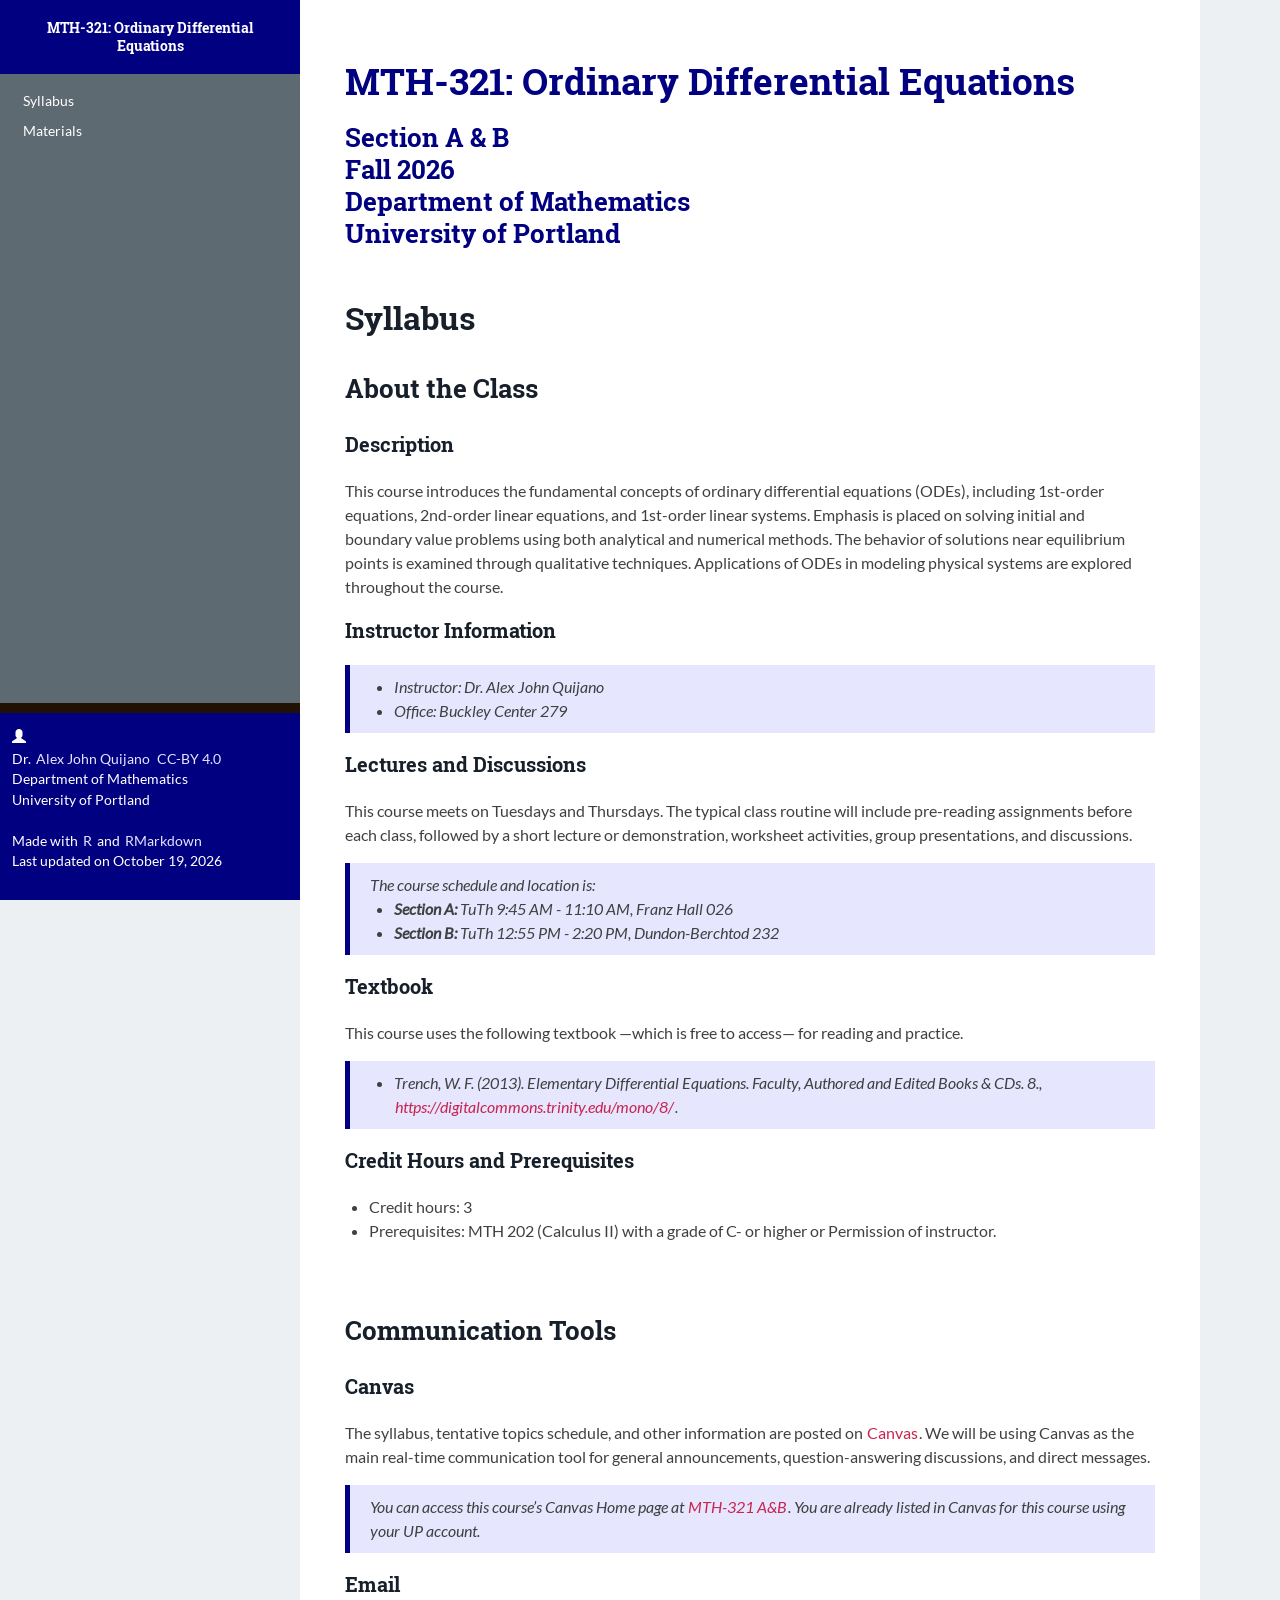
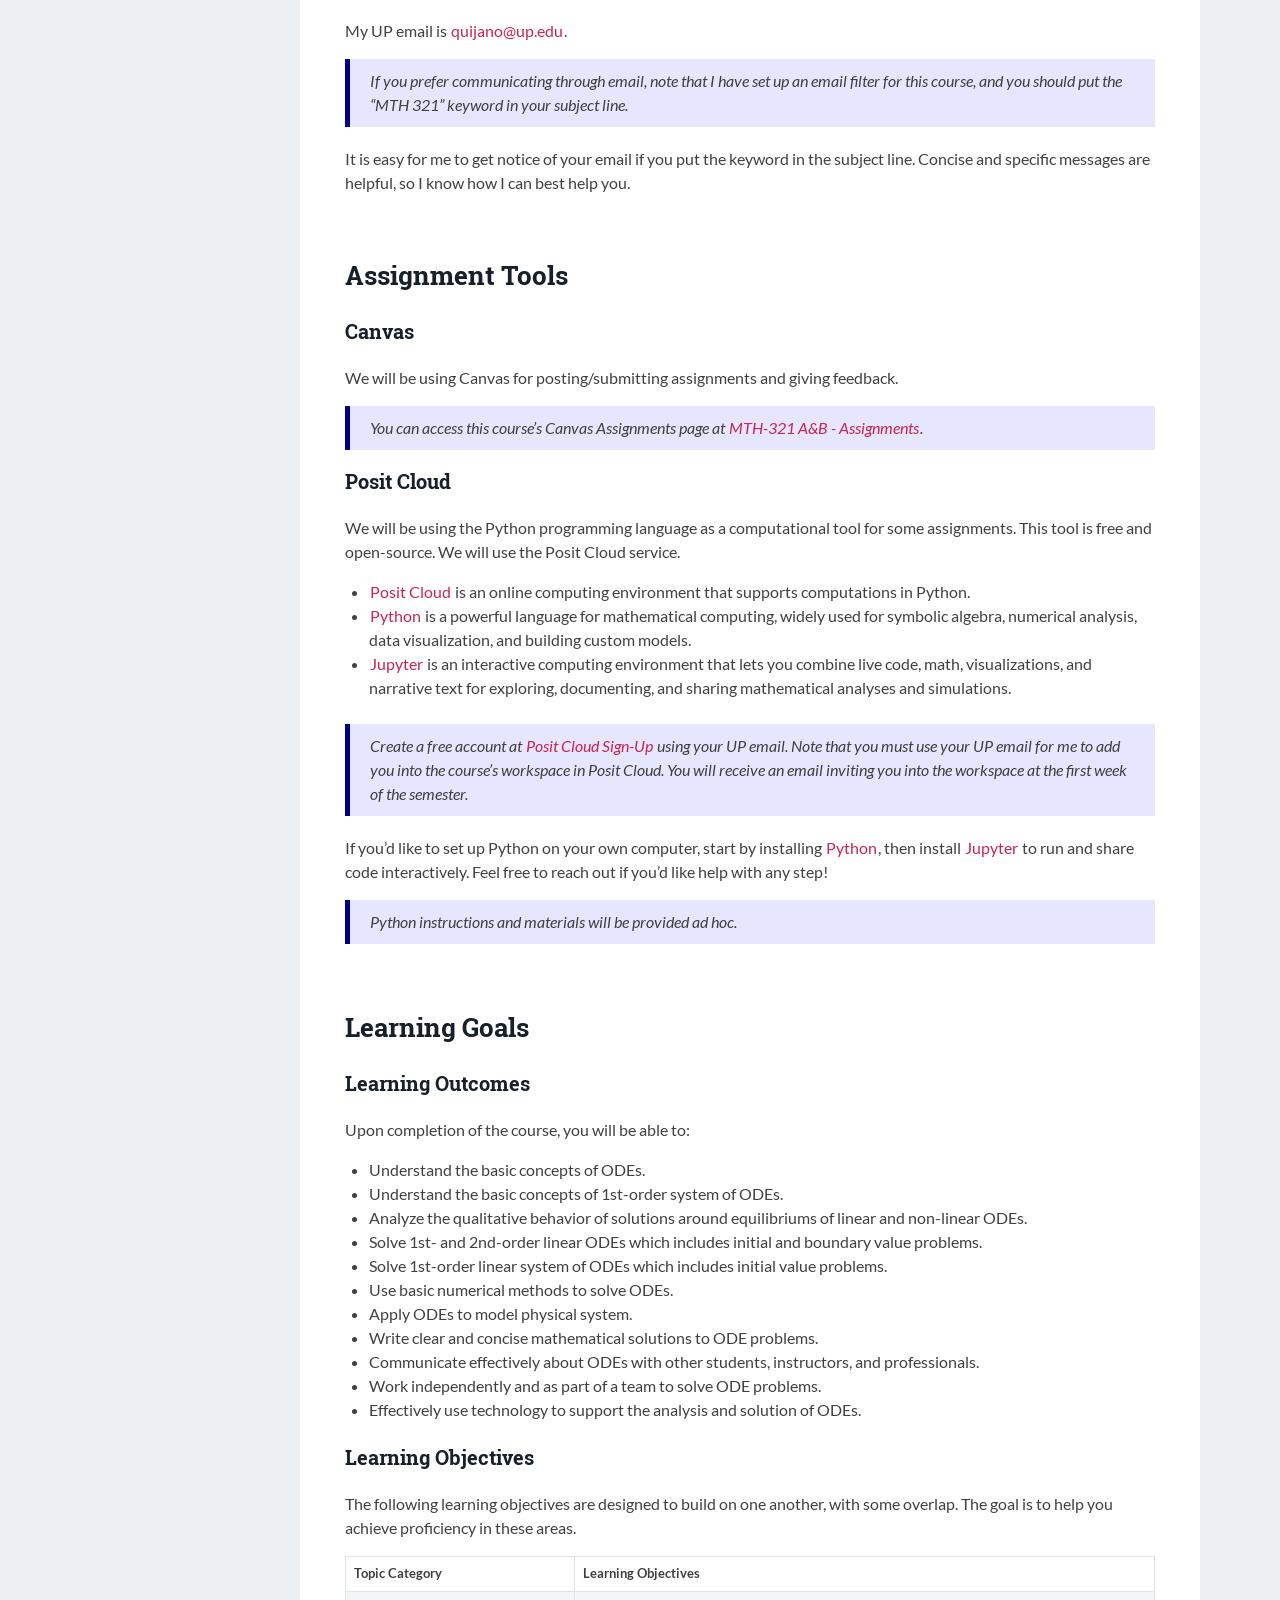
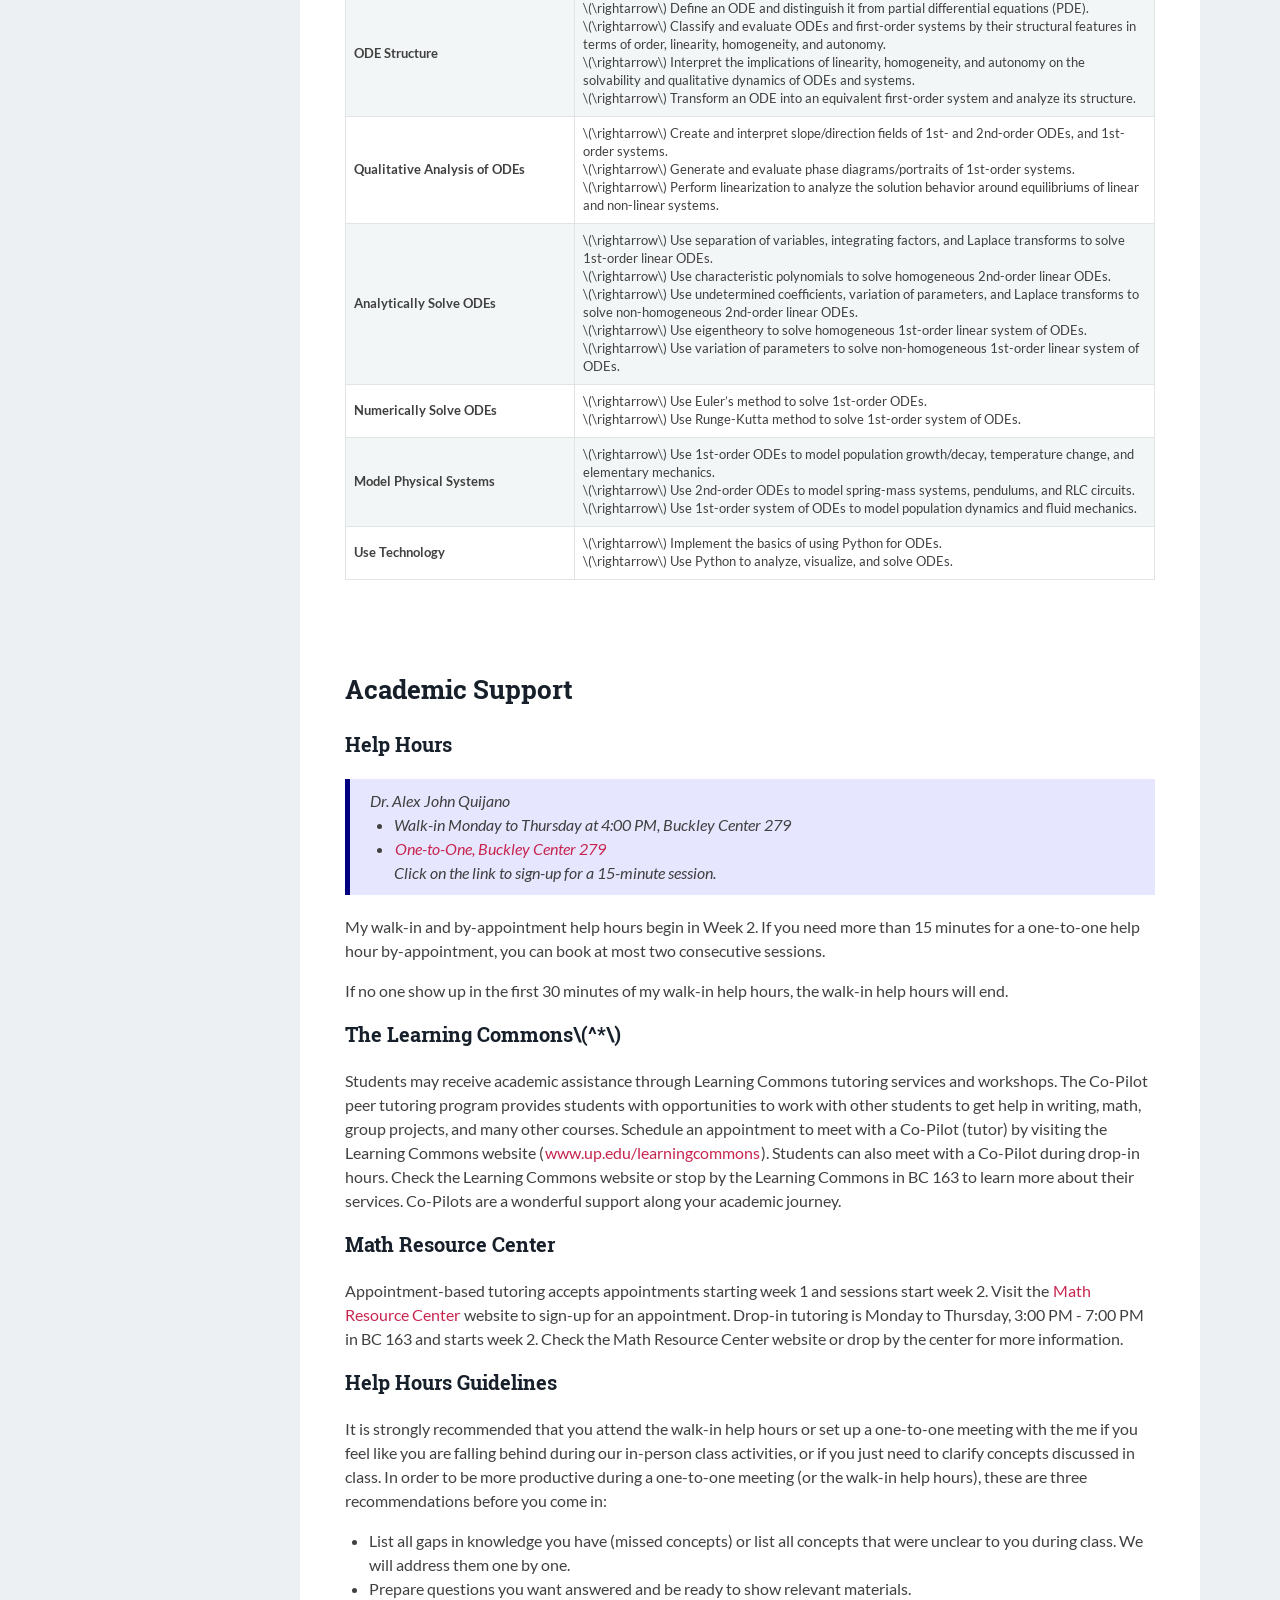
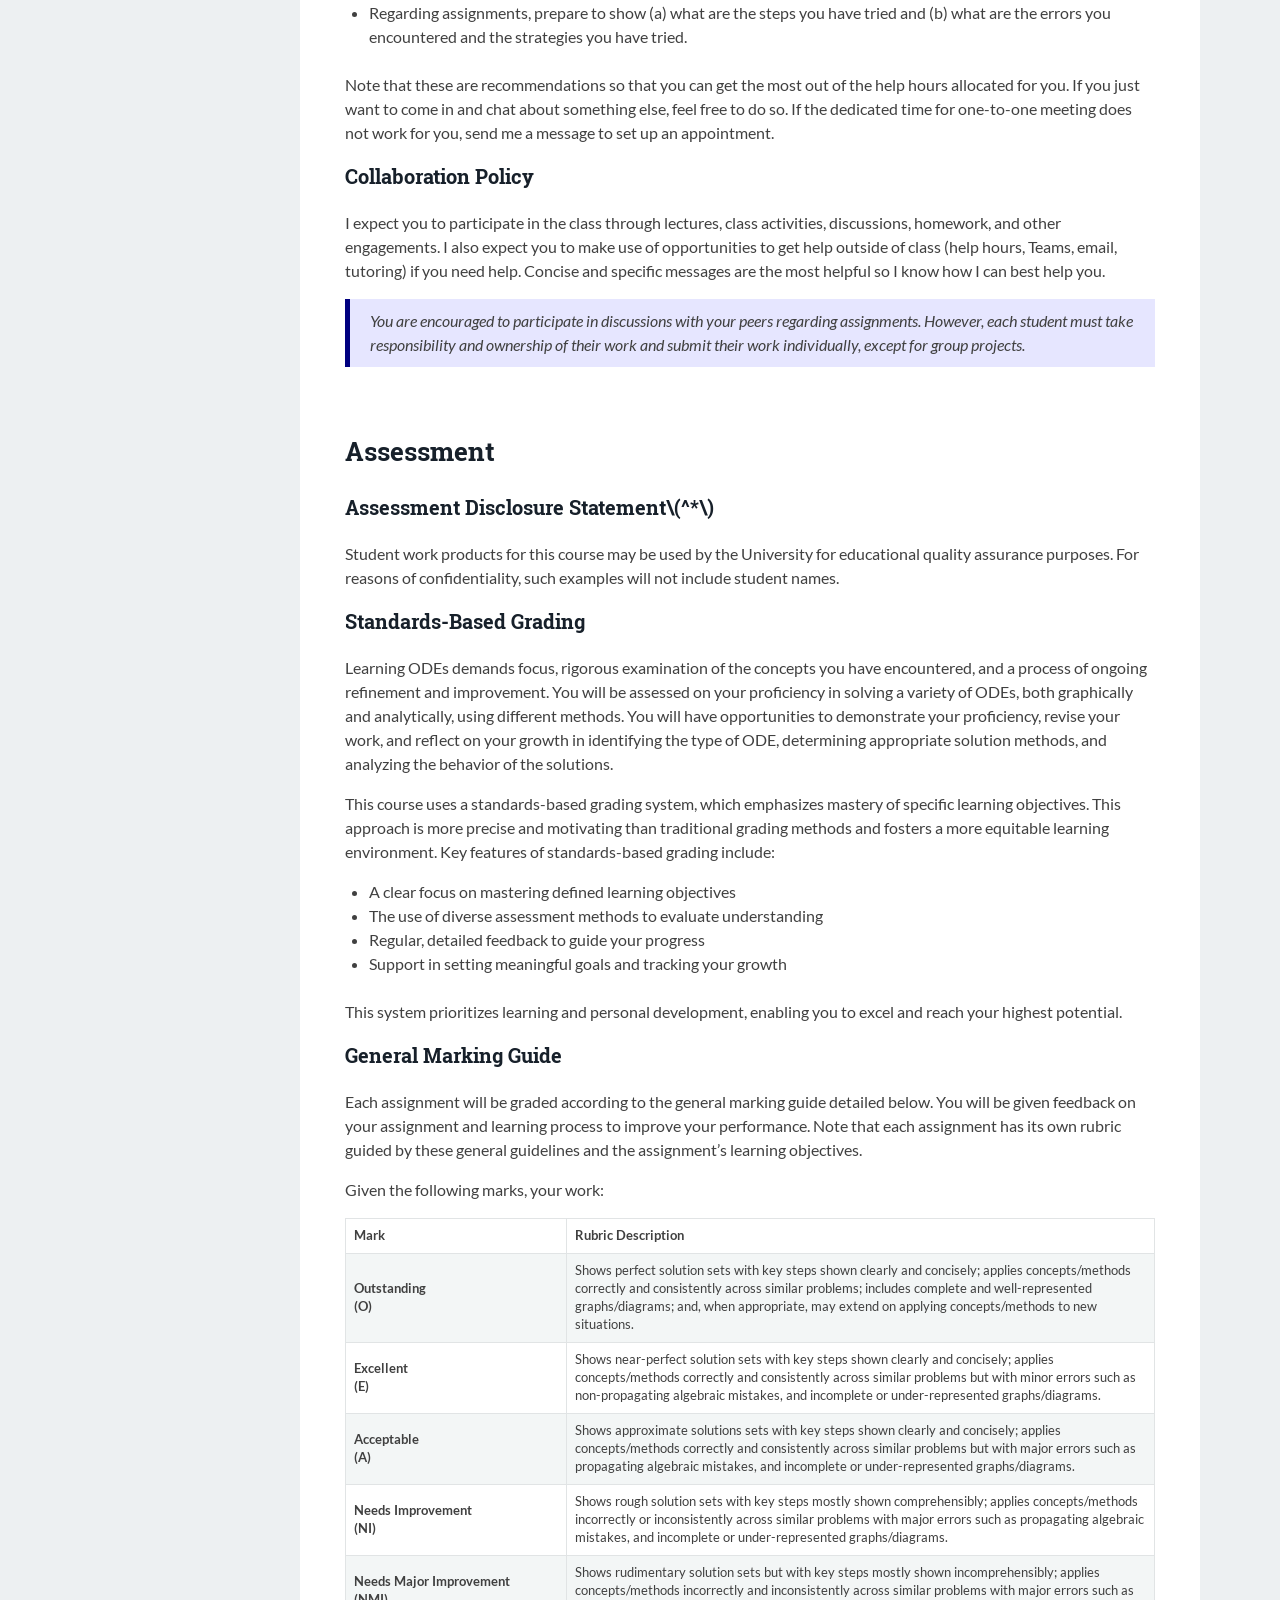
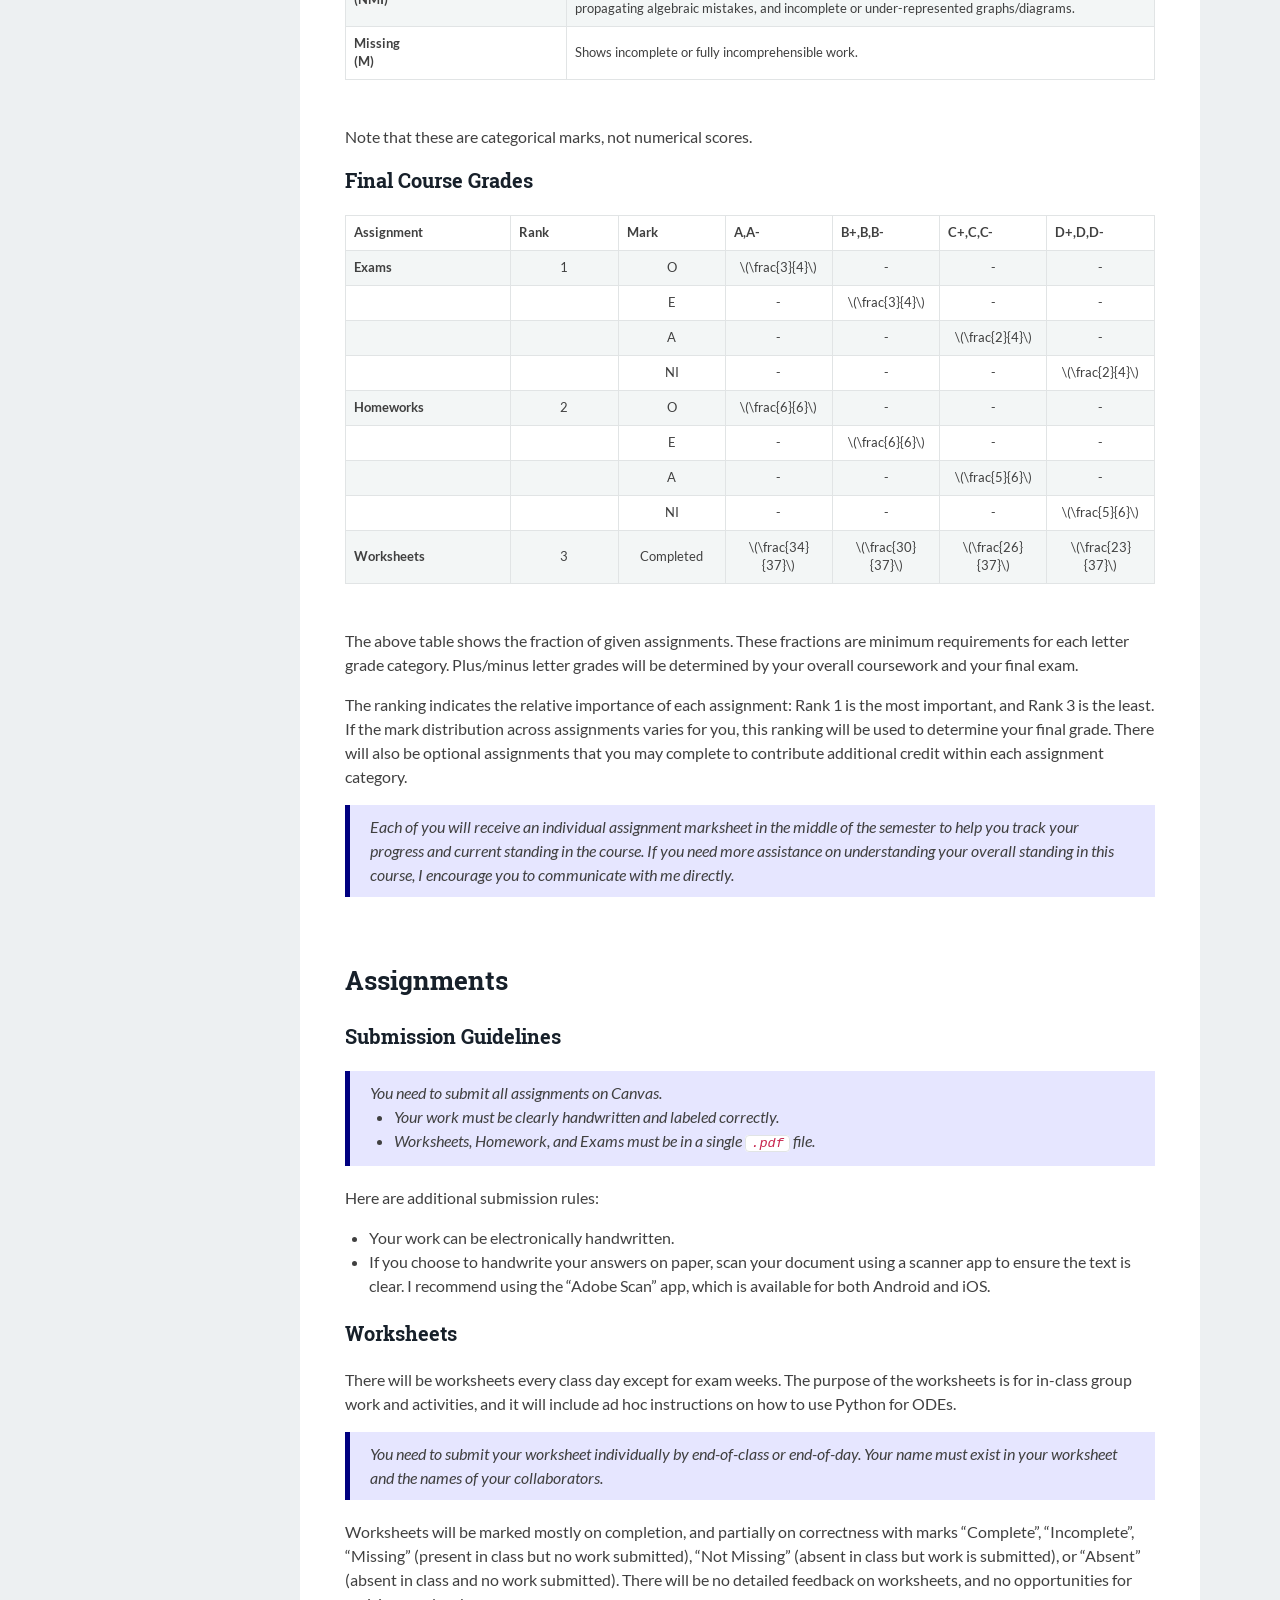
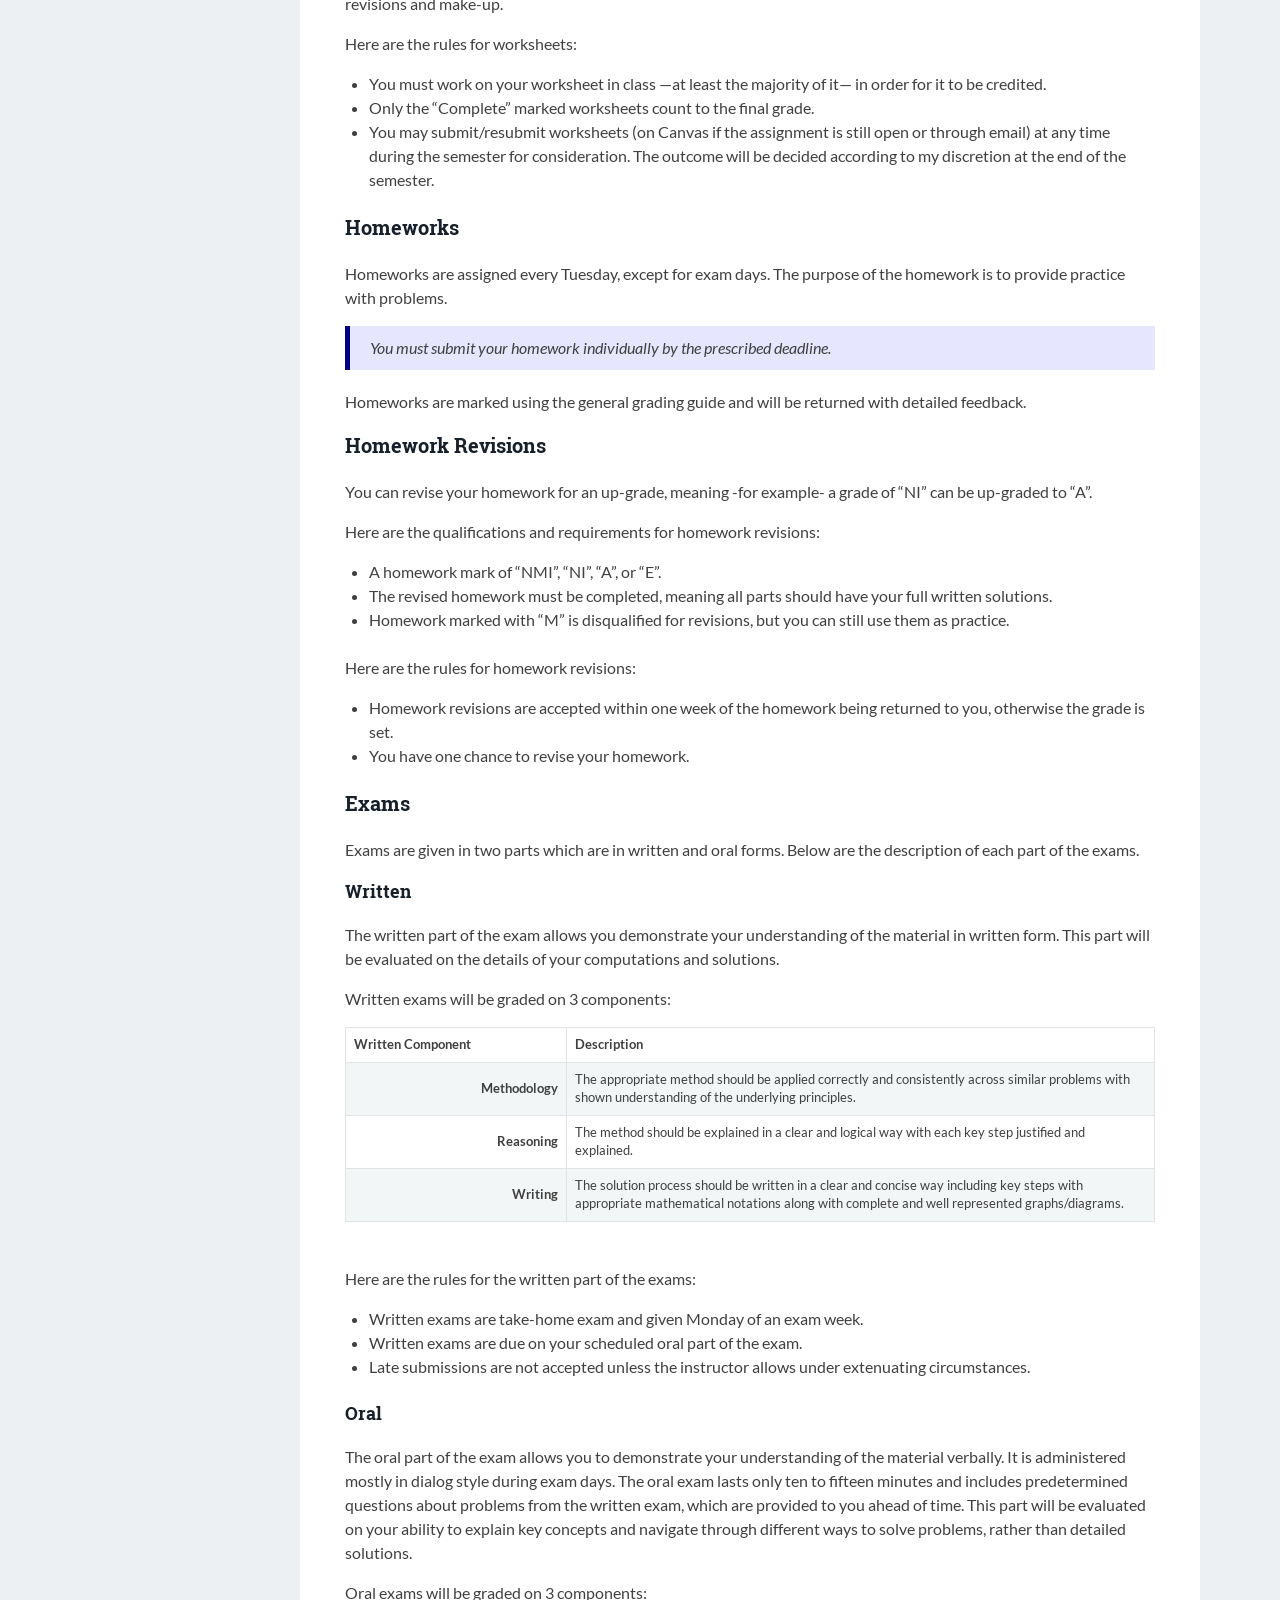
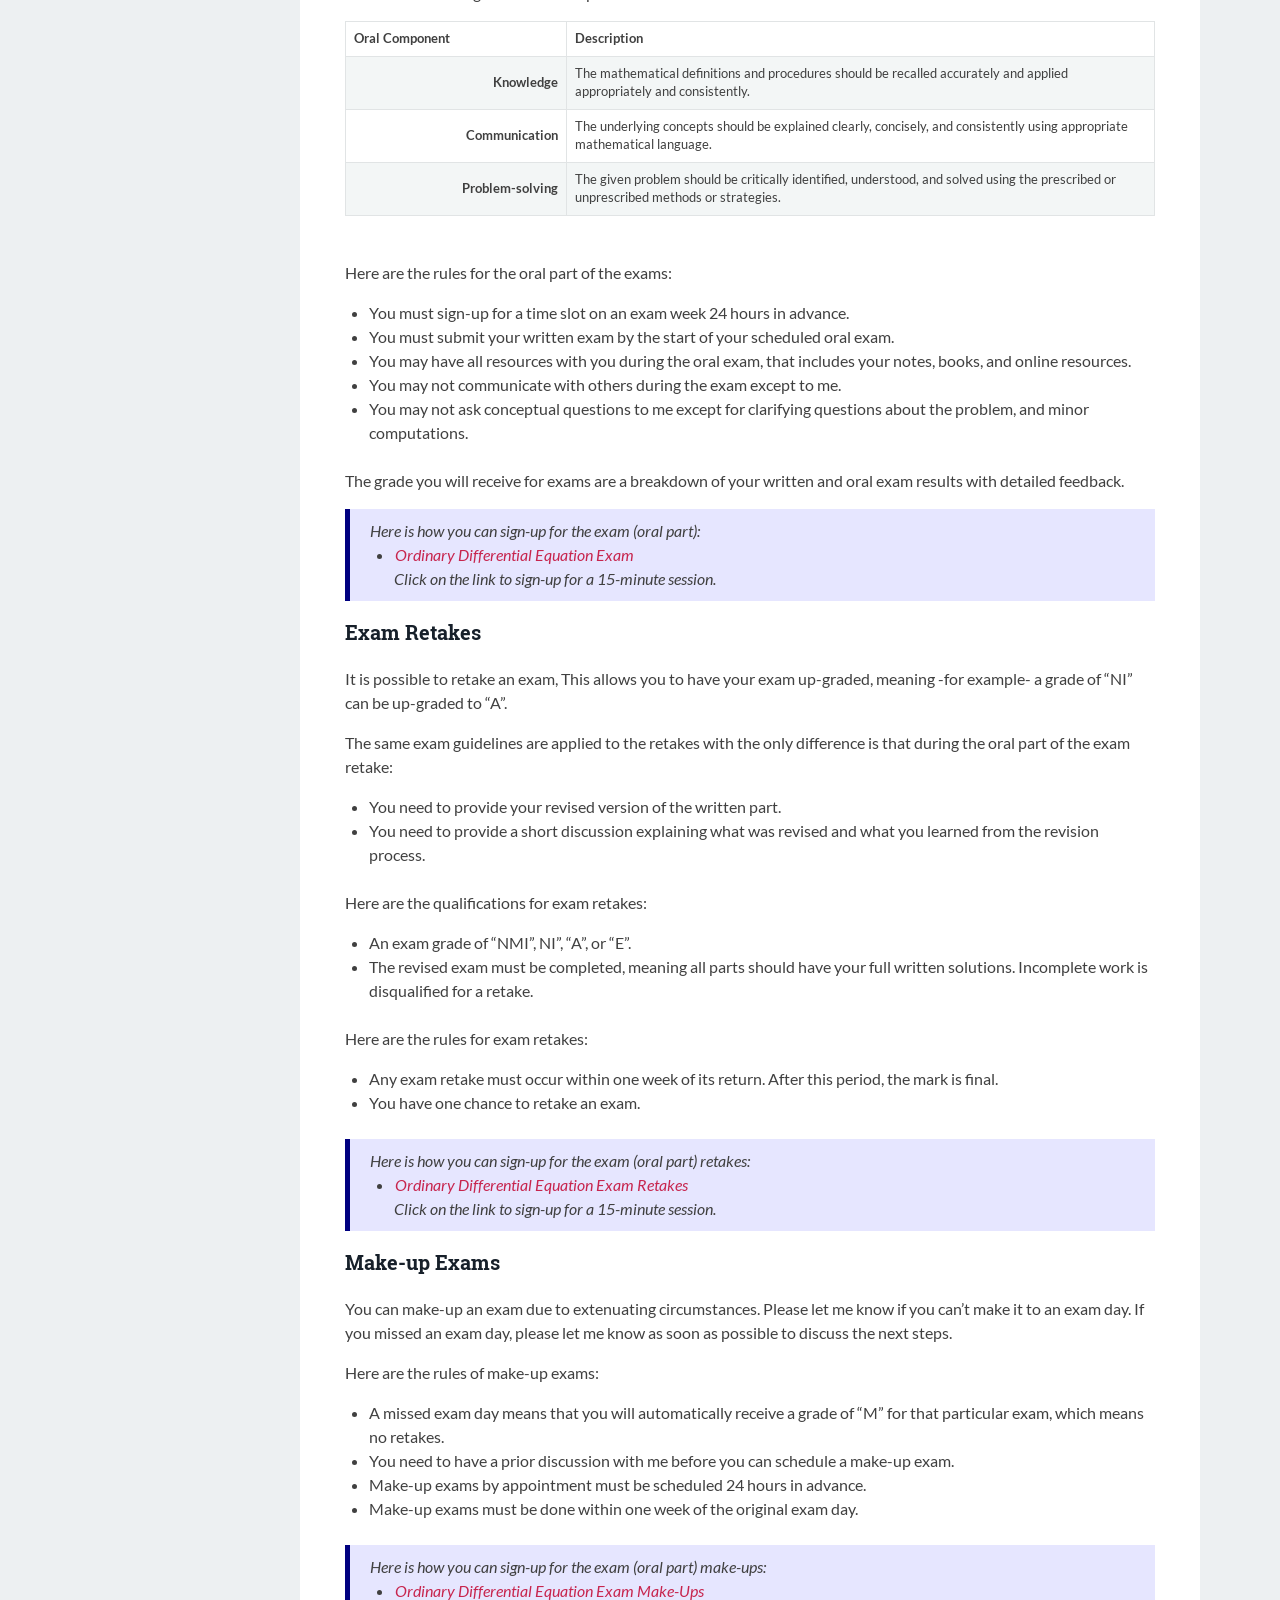
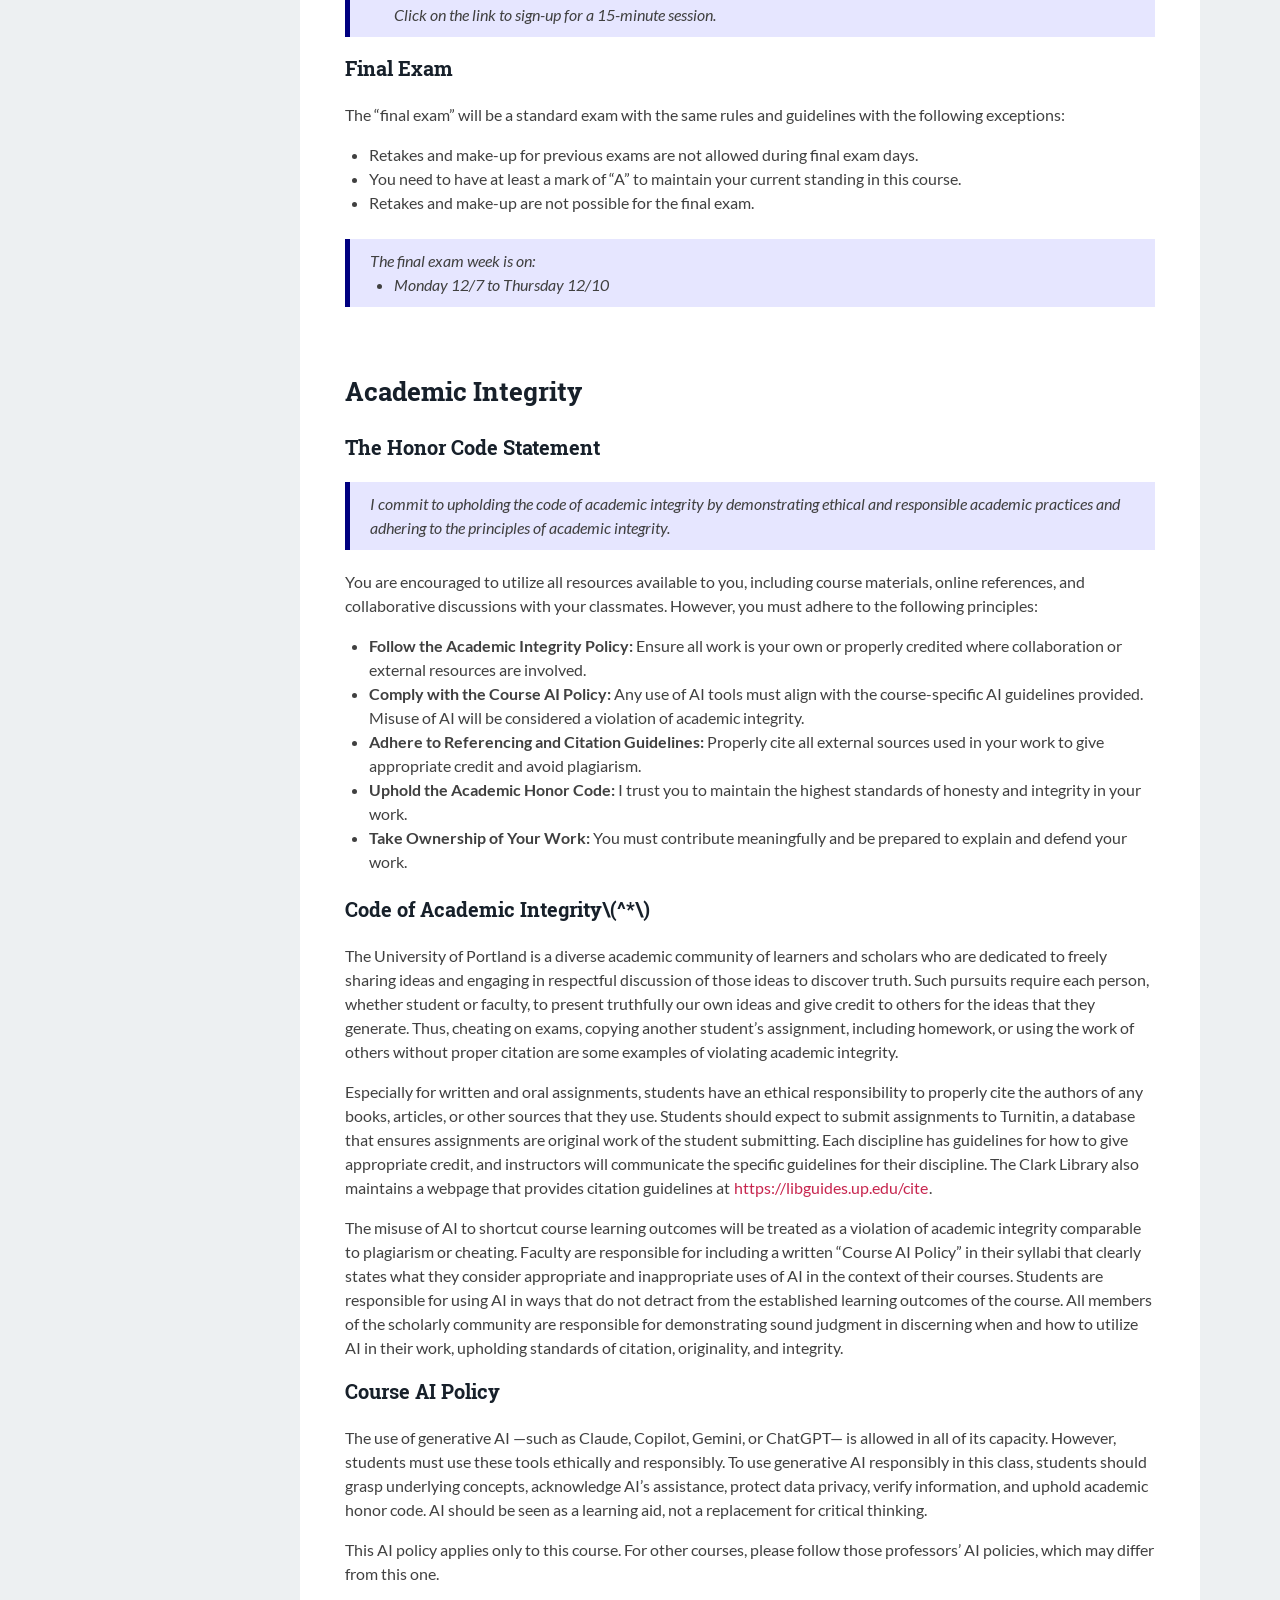
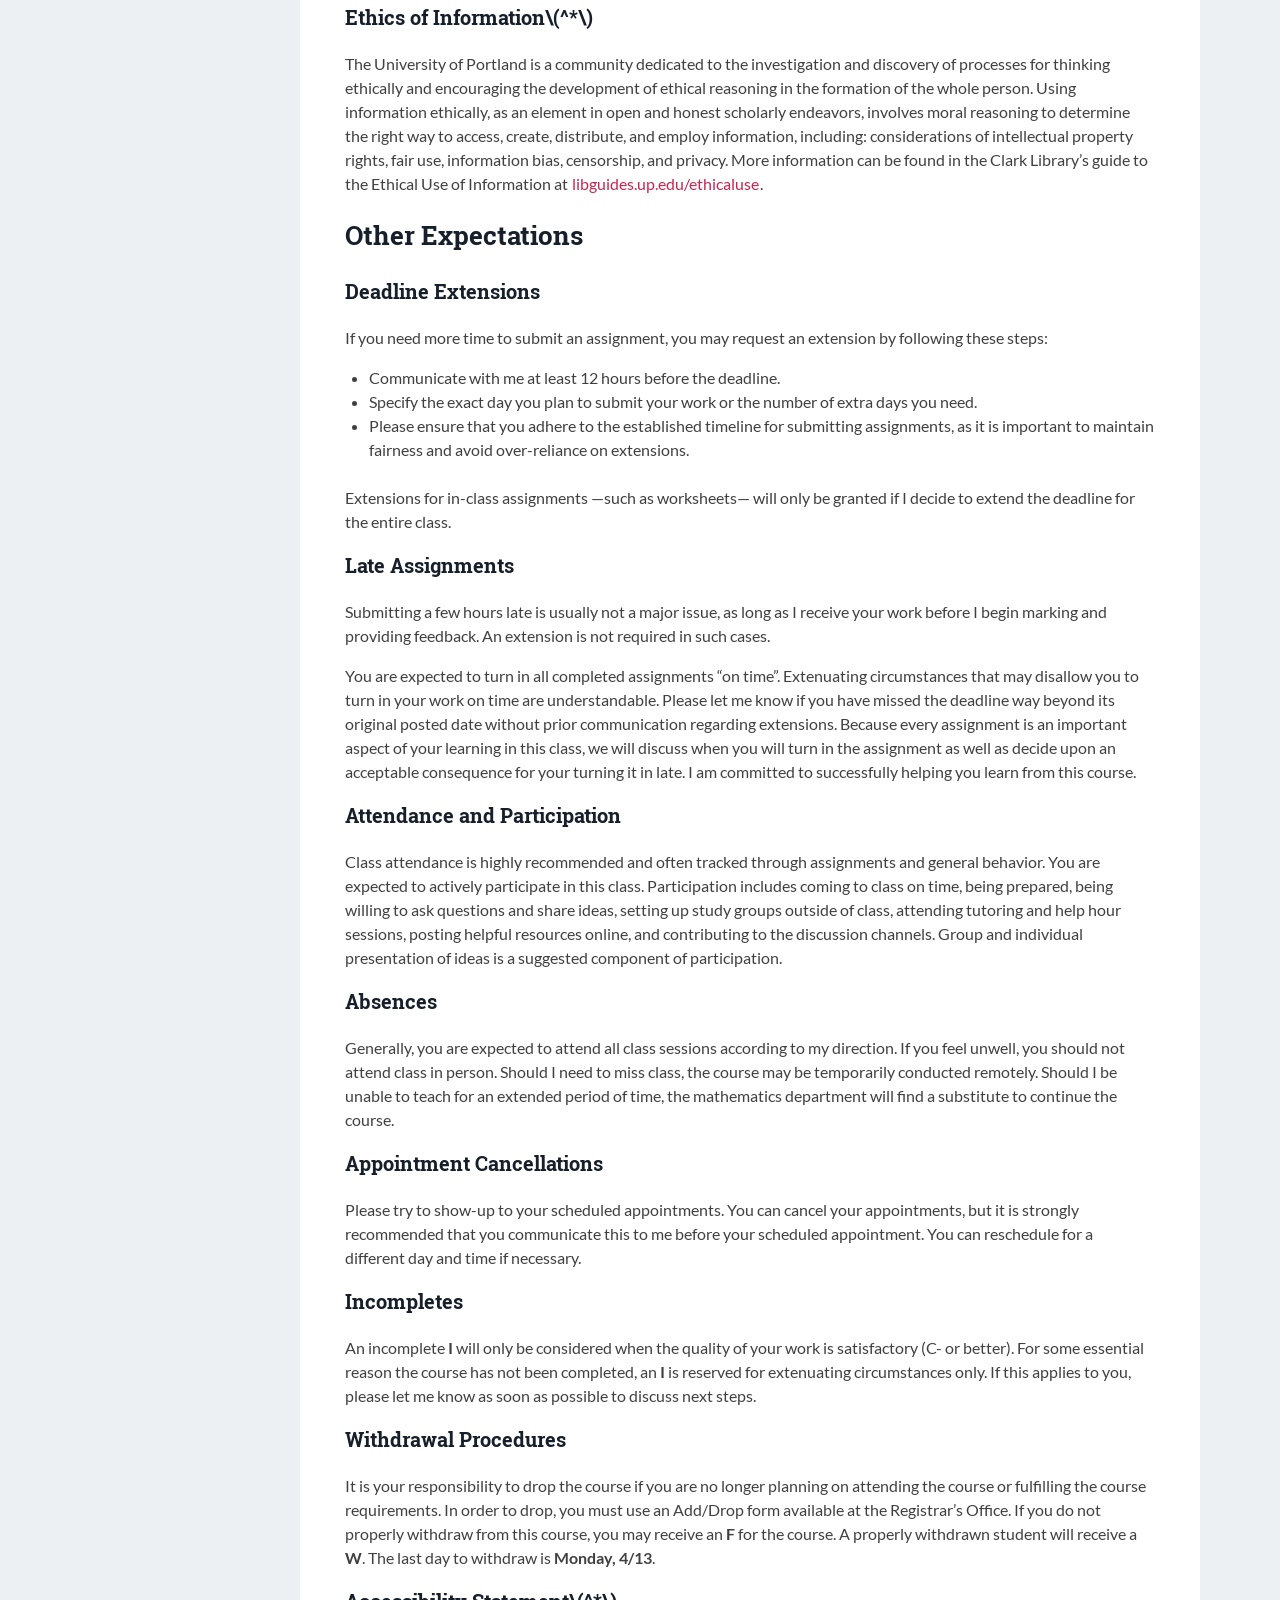
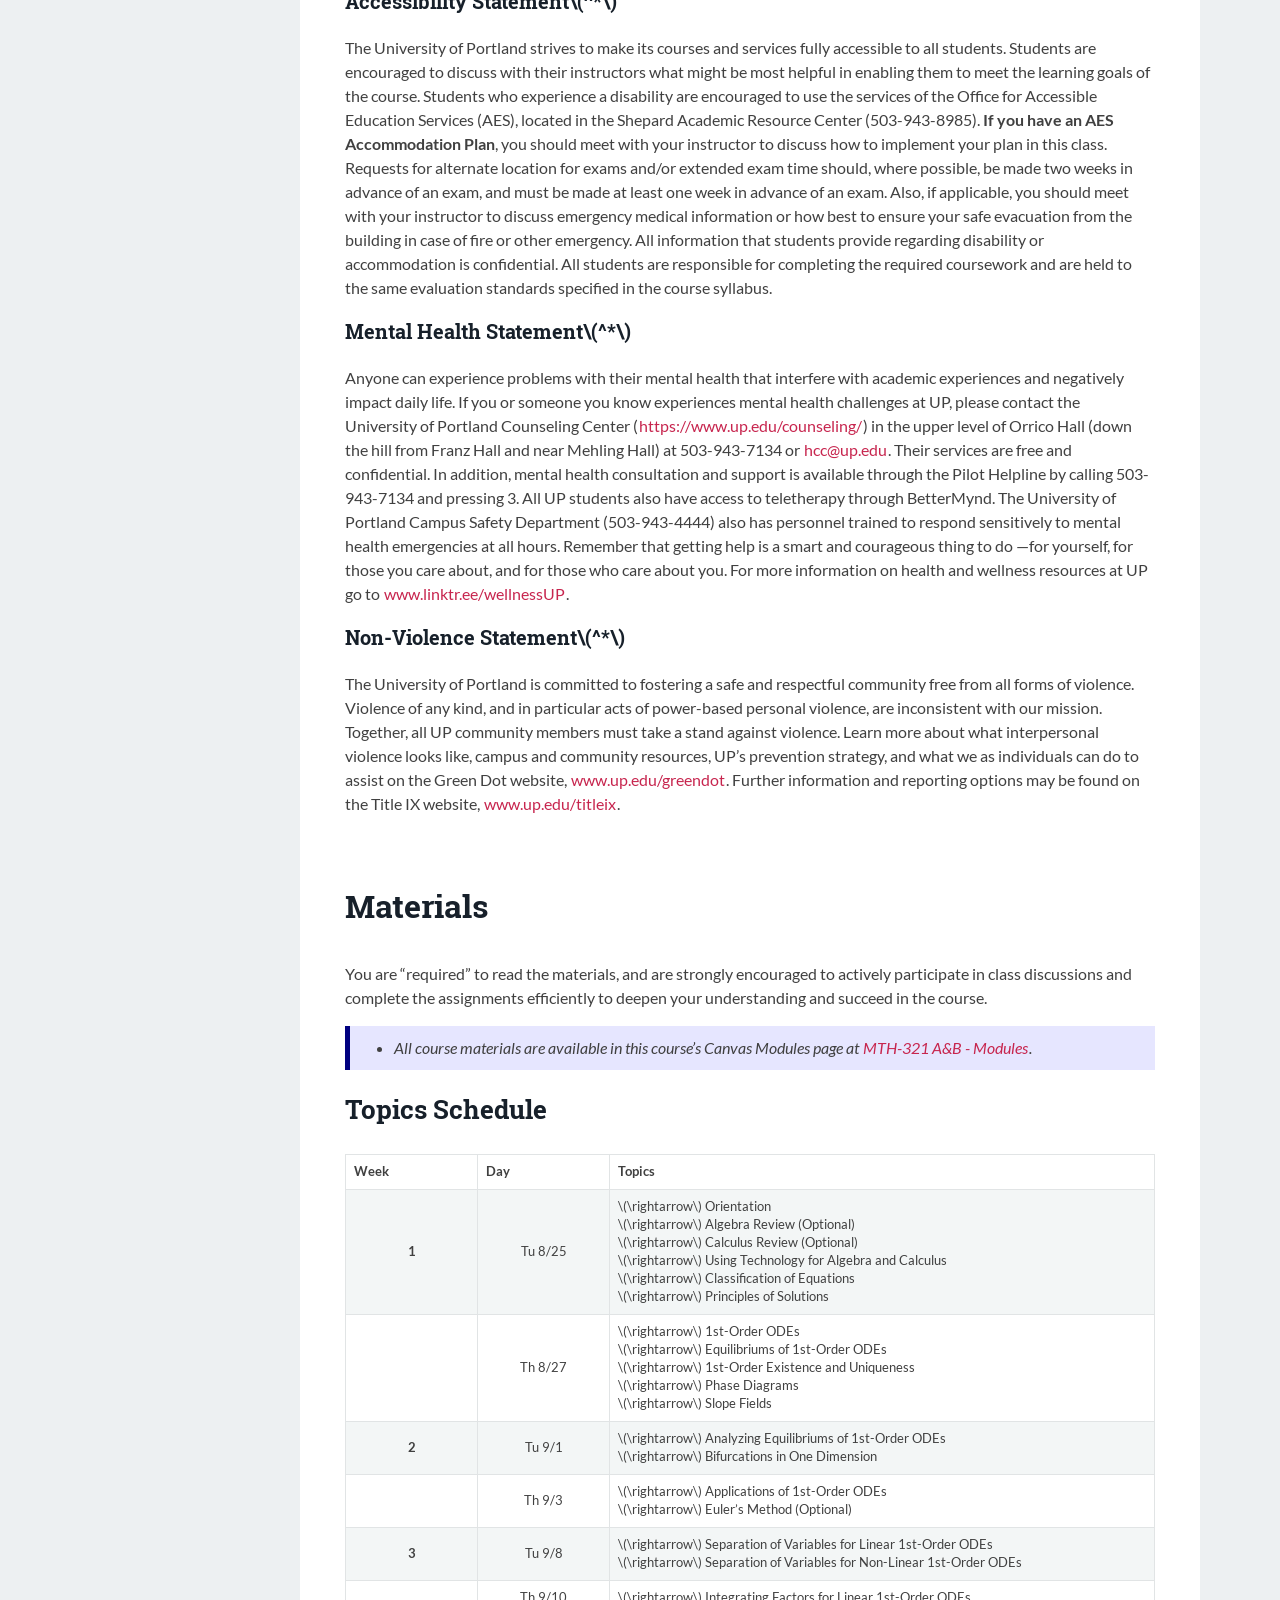
<file: docs/index.html>
<!DOCTYPE html>
<html xmlns="http://www.w3.org/1999/xhtml">
  <head>
    <meta charset="utf-8">
    <meta http-equiv="Content-Type" content="text/html; charset=utf-8" />
    <meta name="generator" content="pandoc" />

    
    
    <title>MTH-321: Ordinary Differential Equations</title>

        <script src="site_libs/header-attrs-2.31/header-attrs.js"></script>
        <script src="site_libs/jquery-3.6.0/jquery-3.6.0.min.js"></script>
        <meta name="viewport" content="width=device-width, initial-scale=1" />
        <link href="site_libs/bootstrap-3.3.7/css/bootstrap.min.css" rel="stylesheet" />
        <script src="site_libs/bootstrap-3.3.7/js/bootstrap.min.js"></script>
        <script src="site_libs/navigation-1.1/tabsets.js"></script>
        <link href="site_libs/readthedown-0.1/readthedown.css" rel="stylesheet" />
        <link href="site_libs/readthedown-0.1/readthedown_fonts_embed.css" rel="stylesheet" />
        <script src="site_libs/readthedown-0.1/readthedown.js"></script>
    
    
    
        <link rel="stylesheet" href="css/custom.css" type="text/css" />
    
    <!-- tabsets -->
    <script>
      $(document).ready(function () {
	  window.buildTabsets("toc");
      });
      $(document).ready(function () {
	  $('.tabset-dropdown > .nav-tabs > li').click(function () {
	      $(this).parent().toggleClass('nav-tabs-open')
	  });
      });
    </script>

    <!-- code folding -->
    
    <!-- code download -->
    
    <!-- tabsets dropdown -->

    <style type="text/css">
      .tabset-dropdown > .nav-tabs {
	  display: inline-table;
	  max-height: 500px;
	  min-height: 44px;
	  overflow-y: auto;
	  background: white;
	  border: 1px solid #ddd;
	  border-radius: 4px;
      }
      
      .tabset-dropdown > .nav-tabs > li.active:before {
	  content: "";
	  font-family: 'Glyphicons Halflings';
	  display: inline-block;
	  padding: 10px;
	  border-right: 1px solid #ddd;
      }
      
      .tabset-dropdown > .nav-tabs.nav-tabs-open > li.active:before {
	  content: "&#xe258;";
	  border: none;
      }
      
      .tabset-dropdown > .nav-tabs.nav-tabs-open:before {
	  content: "";
	  font-family: 'Glyphicons Halflings';
	  display: inline-block;
	  padding: 10px;
	  border-right: 1px solid #ddd;
      }
      
      .tabset-dropdown > .nav-tabs > li.active {
	  display: block;
      }

      .tabset-dropdown > .nav-tabs > li.active a {
  	  padding: 0 15px !important;
      }

      .tabset-dropdown > .nav-tabs > li > a,
      .tabset-dropdown > .nav-tabs > li > a:focus,
      .tabset-dropdown > .nav-tabs > li > a:hover {
	  border: none;
	  display: inline-block;
	  border-radius: 4px;
	  background-color: transparent;
      }
      
      .tabset-dropdown > .nav-tabs.nav-tabs-open > li {
	  display: block;
	  float: none;
      }
      
      .tabset-dropdown > .nav-tabs > li {
	  display: none;
	  margin-left: 0 !important;
      }
    </style>
    
</head>

<body class="preload">

   	
         <!-- readthedown start -->   
   <div id="content" data-toggle="wy-nav-shift">
     <nav id="nav-top" role="navigation" aria-label="top navigation">
       <a role="button" href="#" data-toggle="wy-nav-top"><span class="glyphicon glyphicon-menu-hamburger"></span></a>
     </nav>
         
   
        
      <h1 class="title">MTH-321: Ordinary Differential Equations</h1>
         <h1 class="subtitle"><div class="line-block">Section A &amp;
B<br />
Fall 2026<br />
Department of Mathematics<br />
University of Portland</div></h1>
   
         <!-- readthedown authors -->
   <div id="sidebar">
    <h2><a href="#content">MTH-321: Ordinary Differential
Equations</a></h2>
    <div id="toc">
      <ul>
      <li><a href="#syllabus" id="toc-syllabus">Syllabus</a>
      <ul>
      <li><a href="#about-the-class"
      id="toc-about-the-class"><strong>About the Class</strong></a></li>
      <li><a href="#communication-tools"
      id="toc-communication-tools"><strong>Communication
      Tools</strong></a></li>
      <li><a href="#assignment-tools"
      id="toc-assignment-tools"><strong>Assignment
      Tools</strong></a></li>
      <li><a href="#learning-goals"
      id="toc-learning-goals"><strong>Learning Goals</strong></a></li>
      <li><a href="#academic-support"
      id="toc-academic-support"><strong>Academic
      Support</strong></a></li>
      <li><a href="#assessment"
      id="toc-assessment"><strong>Assessment</strong></a></li>
      <li><a href="#assignments"
      id="toc-assignments"><strong>Assignments</strong></a></li>
      <li><a href="#academic-integrity"
      id="toc-academic-integrity"><strong>Academic
      Integrity</strong></a></li>
      <li><a href="#other-expectations"
      id="toc-other-expectations"><strong>Other
      Expectations</strong></a></li>
      </ul></li>
      <li><a href="#materials" id="toc-materials">Materials</a>
      <ul>
      <li><a href="#topics-schedule"
      id="toc-topics-schedule"><strong>Topics Schedule</strong></a></li>
      <li><a href="#class-readings" id="toc-class-readings">Class
      Readings</a></li>
      <li><a href="#books-online-resources-lists"
      id="toc-books-online-resources-lists">Books &amp; Online Resources
      Lists</a></li>
      </ul></li>
      </ul>
    </div>
    <div id="postamble" data-toggle="wy-nav-shift" class="status">
                  <p class="author"><span class="glyphicon glyphicon-user"></span> <div
class="line-block">Dr. <a href="https://www.alexjohnquijano.com"
target="_blank">Alex John Quijano</a> <a
href="https://creativecommons.org/licenses/by/4.0/"
target="_blank">CC-BY 4.0</a><br />
Department of Mathematics<br />
University of Portland<br />
<br />
Made with <a href="https://cran.r-project.org/" target="_blank">R</a>
and <a href="https://rmarkdown.rstudio.com/"
target="_blank">RMarkdown</a><br />
Last updated on October 19, 2026</div></p>
                      </div>
   </div>
     

   
      
   
<!-- Don't indent these lines or it will mess pre blocks indentation --> 
<div id="main">
<div id="syllabus" class="section level1">
<h1>Syllabus</h1>
<div id="about-the-class" class="section level2">
<h2><strong>About the Class</strong></h2>
<div id="description" class="section level3">
<h3>Description</h3>
<p>This course introduces the fundamental concepts of ordinary
differential equations (ODEs), including 1st-order equations, 2nd-order
linear equations, and 1st-order linear systems. Emphasis is placed on
solving initial and boundary value problems using both analytical and
numerical methods. The behavior of solutions near equilibrium points is
examined through qualitative techniques. Applications of ODEs in
modeling physical systems are explored throughout the course.</p>
</div>
<div id="instructor-information" class="section level3">
<h3>Instructor Information</h3>
<blockquote>
<ul>
<li>Instructor: Dr. Alex John Quijano</li>
<li>Office: Buckley Center 279</li>
</ul>
</blockquote>
</div>
<div id="lectures-and-discussions" class="section level3">
<h3>Lectures and Discussions</h3>
<p>This course meets on Tuesdays and Thursdays. The typical class
routine will include pre-reading assignments before each class, followed
by a short lecture or demonstration, worksheet activities, group
presentations, and discussions.</p>
<blockquote>
<p>The course schedule and location is:</p>
<ul>
<li><strong>Section A:</strong> TuTh 9:45 AM - 11:10 AM, Franz Hall
026</li>
<li><strong>Section B:</strong> TuTh 12:55 PM - 2:20 PM, Dundon-Berchtod
232</li>
</ul>
</blockquote>
</div>
<div id="textbook" class="section level3">
<h3>Textbook</h3>
<p>This course uses the following textbook —which is free to access— for
reading and practice.</p>
<blockquote>
<ul>
<li>Trench, W. F. (2013). <em>Elementary Differential Equations</em>.
Faculty, Authored and Edited Books &amp; CDs. 8., <a
href="https://digitalcommons.trinity.edu/mono/8/"
class="uri">https://digitalcommons.trinity.edu/mono/8/</a>.</li>
</ul>
</blockquote>
</div>
<div id="credit-hours-and-prerequisites" class="section level3">
<h3>Credit Hours and Prerequisites</h3>
<ul>
<li>Credit hours: 3</li>
<li>Prerequisites: MTH 202 (Calculus II) with a grade of C- or higher or
Permission of instructor.</li>
</ul>
<p><br></p>
</div>
</div>
<div id="communication-tools" class="section level2">
<h2><strong>Communication Tools</strong></h2>
<div id="canvas" class="section level3">
<h3>Canvas</h3>
<p>The syllabus, tentative topics schedule, and other information are
posted on <a href="https://portland.instructure.com/"
target="_blank">Canvas</a>. We will be using Canvas as the main
real-time communication tool for general announcements,
question-answering discussions, and direct messages.</p>
<blockquote>
<p>You can access this course’s Canvas Home page at <a
href="https://portland.instructure.com/courses/2789"
target="_blank">MTH-321 A&amp;B</a>. You are already listed in Canvas
for this course using your UP account.</p>
</blockquote>
</div>
<div id="email" class="section level3">
<h3>Email</h3>
<p>My UP email is <a href="mailto:quijano@up.edu"
class="email">quijano@up.edu</a>.</p>
<blockquote>
<p>If you prefer communicating through email, note that I have set up an
email filter for this course, and you should put the “MTH 321” keyword
in your subject line.</p>
</blockquote>
<p>It is easy for me to get notice of your email if you put the keyword
in the subject line. Concise and specific messages are helpful, so I
know how I can best help you.</p>
<p><br></p>
</div>
</div>
<div id="assignment-tools" class="section level2">
<h2><strong>Assignment Tools</strong></h2>
<div id="canvas-1" class="section level3">
<h3>Canvas</h3>
<p>We will be using Canvas for posting/submitting assignments and giving
feedback.</p>
<blockquote>
<p>You can access this course’s Canvas Assignments page at <a
href="https://portland.instructure.com/courses/2789/assignments"
target="_blank">MTH-321 A&amp;B - Assignments</a>.</p>
</blockquote>
</div>
<div id="posit-cloud" class="section level3">
<h3>Posit Cloud</h3>
<p>We will be using the Python programming language as a computational
tool for some assignments. This tool is free and open-source. We will
use the Posit Cloud service.</p>
<ul>
<li><p><a href="https://login.posit.cloud/login?redirect=%2F"
target="_blank">Posit Cloud</a> is an online computing environment that
supports computations in Python.</p></li>
<li><p><a href="https://www.python.org/" target="_blank">Python</a> is a
powerful language for mathematical computing, widely used for symbolic
algebra, numerical analysis, data visualization, and building custom
models.</p></li>
<li><p><a href="https://jupyter.org/" target="_blank">Jupyter</a> is an
interactive computing environment that lets you combine live code, math,
visualizations, and narrative text for exploring, documenting, and
sharing mathematical analyses and simulations.</p></li>
</ul>
<blockquote>
<p>Create a free account at <a
href="https://login.posit.cloud/register?redirect=%2F"
target="_blank">Posit Cloud Sign-Up</a> using your UP email. Note that
you must use your UP email for me to add you into the course’s workspace
in Posit Cloud. You will receive an email inviting you into the
workspace at the first week of the semester.</p>
</blockquote>
<p>If you’d like to set up Python on your own computer, start by
installing <a href="https://www.python.org/" target="_blank">Python</a>,
then install <a href="https://jupyter.org/" target="_blank">Jupyter</a>
to run and share code interactively. Feel free to reach out if you’d
like help with any step!</p>
<blockquote>
<p>Python instructions and materials will be provided ad hoc.</p>
</blockquote>
<p><br></p>
</div>
</div>
<div id="learning-goals" class="section level2">
<h2><strong>Learning Goals</strong></h2>
<div id="learning-outcomes" class="section level3">
<h3>Learning Outcomes</h3>
<p>Upon completion of the course, you will be able to:</p>
<ul>
<li>Understand the basic concepts of ODEs.</li>
<li>Understand the basic concepts of 1st-order system of ODEs.</li>
<li>Analyze the qualitative behavior of solutions around equilibriums of
linear and non-linear ODEs.</li>
<li>Solve 1st- and 2nd-order linear ODEs which includes initial and
boundary value problems.</li>
<li>Solve 1st-order linear system of ODEs which includes initial value
problems.</li>
<li>Use basic numerical methods to solve ODEs.</li>
<li>Apply ODEs to model physical system.</li>
<li>Write clear and concise mathematical solutions to ODE problems.</li>
<li>Communicate effectively about ODEs with other students, instructors,
and professionals.</li>
<li>Work independently and as part of a team to solve ODE problems.</li>
<li>Effectively use technology to support the analysis and solution of
ODEs.</li>
</ul>
</div>
<div id="learning-objectives" class="section level3">
<h3>Learning Objectives</h3>
<p>The following learning objectives are designed to build on one
another, with some overlap. The goal is to help you achieve proficiency
in these areas.</p>
<table>
<colgroup>
<col width="28%" />
<col width="71%" />
</colgroup>
<thead>
<tr class="header">
<th align="left"><strong>Topic Category</strong></th>
<th align="left"><strong>Learning Objectives</strong></th>
</tr>
</thead>
<tbody>
<tr class="odd">
<td align="left"><strong>ODE Structure</strong></td>
<td align="left"><span class="math inline">\(\rightarrow\)</span> Define
an ODE and distinguish it from partial differential equations
(PDE).<br><span class="math inline">\(\rightarrow\)</span> Classify and
evaluate ODEs and first-order systems by their structural features in
terms of order, linearity, homogeneity, and autonomy.<br><span
class="math inline">\(\rightarrow\)</span> Interpret the implications of
linearity, homogeneity, and autonomy on the solvability and qualitative
dynamics of ODEs and systems.<br><span
class="math inline">\(\rightarrow\)</span> Transform an ODE into an
equivalent first-order system and analyze its structure.</td>
</tr>
<tr class="even">
<td align="left"><strong>Qualitative Analysis of ODEs</strong></td>
<td align="left"><span class="math inline">\(\rightarrow\)</span> Create
and interpret slope/direction fields of 1st- and 2nd-order ODEs, and
1st-order systems.<br><span class="math inline">\(\rightarrow\)</span>
Generate and evaluate phase diagrams/portraits of 1st-order
systems.<br><span class="math inline">\(\rightarrow\)</span> Perform
linearization to analyze the solution behavior around equilibriums of
linear and non-linear systems.</td>
</tr>
<tr class="odd">
<td align="left"><strong>Analytically Solve ODEs</strong></td>
<td align="left"><span class="math inline">\(\rightarrow\)</span> Use
separation of variables, integrating factors, and Laplace transforms to
solve 1st-order linear ODEs.<br><span
class="math inline">\(\rightarrow\)</span> Use characteristic
polynomials to solve homogeneous 2nd-order linear ODEs.<br><span
class="math inline">\(\rightarrow\)</span> Use undetermined
coefficients, variation of parameters, and Laplace transforms to solve
non-homogeneous 2nd-order linear ODEs.<br><span
class="math inline">\(\rightarrow\)</span> Use eigentheory to solve
homogeneous 1st-order linear system of ODEs.<br><span
class="math inline">\(\rightarrow\)</span> Use variation of parameters
to solve non-homogeneous 1st-order linear system of ODEs.</td>
</tr>
<tr class="even">
<td align="left"><strong>Numerically Solve ODEs</strong></td>
<td align="left"><span class="math inline">\(\rightarrow\)</span> Use
Euler’s method to solve 1st-order ODEs.<br><span
class="math inline">\(\rightarrow\)</span> Use Runge-Kutta method to
solve 1st-order system of ODEs.</td>
</tr>
<tr class="odd">
<td align="left"><strong>Model Physical Systems</strong></td>
<td align="left"><span class="math inline">\(\rightarrow\)</span> Use
1st-order ODEs to model population growth/decay, temperature change, and
elementary mechanics.<br><span
class="math inline">\(\rightarrow\)</span> Use 2nd-order ODEs to model
spring-mass systems, pendulums, and RLC circuits.<br><span
class="math inline">\(\rightarrow\)</span> Use 1st-order system of ODEs
to model population dynamics and fluid mechanics.</td>
</tr>
<tr class="even">
<td align="left"><strong>Use Technology</strong></td>
<td align="left"><span class="math inline">\(\rightarrow\)</span>
Implement the basics of using Python for ODEs.<br><span
class="math inline">\(\rightarrow\)</span> Use Python to analyze,
visualize, and solve ODEs.</td>
</tr>
</tbody>
</table>
<p><br></p>
</div>
</div>
<div id="academic-support" class="section level2">
<h2><strong>Academic Support</strong></h2>
<div id="help-hours" class="section level3">
<h3>Help Hours</h3>
<blockquote>
<p>Dr. Alex John Quijano</p>
<ul>
<li>Walk-in Monday to Thursday at 4:00 PM, Buckley Center 279</li>
<li><a
href="https://outlook.office.com/bookwithme/user/563068e7b8f84361b7e7eaf55bc932d8@up.edu/meetingtype/KXqoHwKuE0qdlfS1AiumEg2?anonymous&amp;ismsaljsauthenabled&amp;ep=mLinkFromTile"
target="_blank">One-to-One, Buckley Center 279</a> <br><em>Click on the
link to sign-up for a 15-minute session.</em></li>
</ul>
</blockquote>
<p>My walk-in and by-appointment help hours begin in Week 2. If you need
more than 15 minutes for a one-to-one help hour by-appointment, you can
book at most two consecutive sessions.</p>
<p>If no one show up in the first 30 minutes of my walk-in help hours,
the walk-in help hours will end.</p>
</div>
<div id="the-learning-commons" class="section level3">
<h3>The Learning Commons<span class="math inline">\(^*\)</span></h3>
<p>Students may receive academic assistance through Learning Commons
tutoring services and workshops. The Co-Pilot peer tutoring program
provides students with opportunities to work with other students to get
help in writing, math, group projects, and many other courses. Schedule
an appointment to meet with a Co-Pilot (tutor) by visiting the Learning
Commons website (<a href="www.up.edu/learningcommons"
target="_blank">www.up.edu/learningcommons</a>). Students can also meet
with a Co-Pilot during drop-in hours. Check the Learning Commons website
or stop by the Learning Commons in BC 163 to learn more about their
services. Co-Pilots are a wonderful support along your academic
journey.</p>
</div>
<div id="math-resource-center" class="section level3">
<h3>Math Resource Center</h3>
<p>Appointment-based tutoring accepts appointments starting week 1 and
sessions start week 2. Visit the <a
href="https://www.up.edu/learningcommons/tutoring-services/math-resource-center/index.html"
target="_blank">Math Resource Center</a> website to sign-up for an
appointment. Drop-in tutoring is Monday to Thursday, 3:00 PM - 7:00 PM
in BC 163 and starts week 2. Check the Math Resource Center website or
drop by the center for more information.</p>
</div>
<div id="help-hours-guidelines" class="section level3">
<h3>Help Hours Guidelines</h3>
<p>It is strongly recommended that you attend the walk-in help hours or
set up a one-to-one meeting with the me if you feel like you are falling
behind during our in-person class activities, or if you just need to
clarify concepts discussed in class. In order to be more productive
during a one-to-one meeting (or the walk-in help hours), these are three
recommendations before you come in:</p>
<ul>
<li>List all gaps in knowledge you have (missed concepts) or list all
concepts that were unclear to you during class. We will address them one
by one.</li>
<li>Prepare questions you want answered and be ready to show relevant
materials.</li>
<li>Regarding assignments, prepare to show (a) what are the steps you
have tried and (b) what are the errors you encountered and the
strategies you have tried.</li>
</ul>
<p>Note that these are recommendations so that you can get the most out
of the help hours allocated for you. If you just want to come in and
chat about something else, feel free to do so. If the dedicated time for
one-to-one meeting does not work for you, send me a message to set up an
appointment.</p>
</div>
<div id="collaboration-policy" class="section level3">
<h3>Collaboration Policy</h3>
<p>I expect you to participate in the class through lectures, class
activities, discussions, homework, and other engagements. I also expect
you to make use of opportunities to get help outside of class (help
hours, Teams, email, tutoring) if you need help. Concise and specific
messages are the most helpful so I know how I can best help you.</p>
<blockquote>
<p>You are encouraged to participate in discussions with your peers
regarding assignments. However, each student must take responsibility
and ownership of their work and submit their work individually, except
for group projects.</p>
</blockquote>
<p><br></p>
</div>
</div>
<div id="assessment" class="section level2">
<h2><strong>Assessment</strong></h2>
<div id="assessment-disclosure-statement" class="section level3">
<h3>Assessment Disclosure Statement<span
class="math inline">\(^*\)</span></h3>
<p>Student work products for this course may be used by the University
for educational quality assurance purposes. For reasons of
confidentiality, such examples will not include student names.</p>
</div>
<div id="standards-based-grading" class="section level3">
<h3>Standards-Based Grading</h3>
<p>Learning ODEs demands focus, rigorous examination of the concepts you
have encountered, and a process of ongoing refinement and improvement.
You will be assessed on your proficiency in solving a variety of ODEs,
both graphically and analytically, using different methods. You will
have opportunities to demonstrate your proficiency, revise your work,
and reflect on your growth in identifying the type of ODE, determining
appropriate solution methods, and analyzing the behavior of the
solutions.</p>
<p>This course uses a standards-based grading system, which emphasizes
mastery of specific learning objectives. This approach is more precise
and motivating than traditional grading methods and fosters a more
equitable learning environment. Key features of standards-based grading
include:</p>
<ul>
<li>A clear focus on mastering defined learning objectives</li>
<li>The use of diverse assessment methods to evaluate understanding</li>
<li>Regular, detailed feedback to guide your progress</li>
<li>Support in setting meaningful goals and tracking your growth</li>
</ul>
<p>This system prioritizes learning and personal development, enabling
you to excel and reach your highest potential.</p>
</div>
<div id="general-marking-guide" class="section level3">
<h3>General Marking Guide</h3>
<p>Each assignment will be graded according to the general marking guide
detailed below. You will be given feedback on your assignment and
learning process to improve your performance. Note that each assignment
has its own rubric guided by these general guidelines and the
assignment’s learning objectives.</p>
<p>Given the following marks, your work:</p>
<table>
<colgroup>
<col width="27%" />
<col width="72%" />
</colgroup>
<thead>
<tr class="header">
<th align="left"><strong>Mark</strong></th>
<th align="left"><strong>Rubric Description</strong></th>
</tr>
</thead>
<tbody>
<tr class="odd">
<td align="left"><strong>Outstanding <br>(O)</strong></td>
<td align="left">Shows perfect solution sets with key steps shown
clearly and concisely; applies concepts/methods correctly and
consistently across similar problems; includes complete and
well-represented graphs/diagrams; and, when appropriate, may extend on
applying concepts/methods to new situations.</td>
</tr>
<tr class="even">
<td align="left"><strong>Excellent <br>(E)</strong></td>
<td align="left">Shows near-perfect solution sets with key steps shown
clearly and concisely; applies concepts/methods correctly and
consistently across similar problems but with minor errors such as
non-propagating algebraic mistakes, and incomplete or under-represented
graphs/diagrams.</td>
</tr>
<tr class="odd">
<td align="left"><strong>Acceptable <br>(A)</strong></td>
<td align="left">Shows approximate solutions sets with key steps shown
clearly and concisely; applies concepts/methods correctly and
consistently across similar problems but with major errors such as
propagating algebraic mistakes, and incomplete or under-represented
graphs/diagrams.</td>
</tr>
<tr class="even">
<td align="left"><strong>Needs Improvement <br>(NI)</strong></td>
<td align="left">Shows rough solution sets with key steps mostly shown
comprehensibly; applies concepts/methods incorrectly or inconsistently
across similar problems with major errors such as propagating algebraic
mistakes, and incomplete or under-represented graphs/diagrams.</td>
</tr>
<tr class="odd">
<td align="left"><strong>Needs Major Improvement <br>(NMI)</strong></td>
<td align="left">Shows rudimentary solution sets but with key steps
mostly shown incomprehensibly; applies concepts/methods incorrectly and
inconsistently across similar problems with major errors such as
propagating algebraic mistakes, and incomplete or under-represented
graphs/diagrams.</td>
</tr>
<tr class="even">
<td align="left"><strong>Missing <br>(M)</strong></td>
<td align="left">Shows incomplete or fully incomprehensible work.</td>
</tr>
</tbody>
</table>
<p>Note that these are categorical marks, not numerical scores.</p>
</div>
<div id="final-course-grades" class="section level3">
<h3>Final Course Grades</h3>
<table style="width:100%;">
<colgroup>
<col width="20%" />
<col width="13%" />
<col width="13%" />
<col width="13%" />
<col width="13%" />
<col width="13%" />
<col width="13%" />
</colgroup>
<thead>
<tr class="header">
<th align="left"><strong>Assignment</strong></th>
<th align="center"><strong>Rank</strong></th>
<th align="center"><strong>Mark</strong></th>
<th align="center"><strong>A,A-</strong></th>
<th align="center"><strong>B+,B,B-</strong></th>
<th align="center"><strong>C+,C,C-</strong></th>
<th align="center"><strong>D+,D,D-</strong></th>
</tr>
</thead>
<tbody>
<tr class="odd">
<td align="left"><strong>Exams</strong></td>
<td align="center">1</td>
<td align="center">O</td>
<td align="center"><span class="math inline">\(\frac{3}{4}\)</span></td>
<td align="center">-</td>
<td align="center">-</td>
<td align="center">-</td>
</tr>
<tr class="even">
<td align="left"></td>
<td align="center"></td>
<td align="center">E</td>
<td align="center">-</td>
<td align="center"><span class="math inline">\(\frac{3}{4}\)</span></td>
<td align="center">-</td>
<td align="center">-</td>
</tr>
<tr class="odd">
<td align="left"></td>
<td align="center"></td>
<td align="center">A</td>
<td align="center">-</td>
<td align="center">-</td>
<td align="center"><span class="math inline">\(\frac{2}{4}\)</span></td>
<td align="center">-</td>
</tr>
<tr class="even">
<td align="left"></td>
<td align="center"></td>
<td align="center">NI</td>
<td align="center">-</td>
<td align="center">-</td>
<td align="center">-</td>
<td align="center"><span class="math inline">\(\frac{2}{4}\)</span></td>
</tr>
<tr class="odd">
<td align="left"><strong>Homeworks</strong></td>
<td align="center">2</td>
<td align="center">O</td>
<td align="center"><span class="math inline">\(\frac{6}{6}\)</span></td>
<td align="center">-</td>
<td align="center">-</td>
<td align="center">-</td>
</tr>
<tr class="even">
<td align="left"></td>
<td align="center"></td>
<td align="center">E</td>
<td align="center">-</td>
<td align="center"><span class="math inline">\(\frac{6}{6}\)</span></td>
<td align="center">-</td>
<td align="center">-</td>
</tr>
<tr class="odd">
<td align="left"></td>
<td align="center"></td>
<td align="center">A</td>
<td align="center">-</td>
<td align="center">-</td>
<td align="center"><span class="math inline">\(\frac{5}{6}\)</span></td>
<td align="center">-</td>
</tr>
<tr class="even">
<td align="left"></td>
<td align="center"></td>
<td align="center">NI</td>
<td align="center">-</td>
<td align="center">-</td>
<td align="center">-</td>
<td align="center"><span class="math inline">\(\frac{5}{6}\)</span></td>
</tr>
<tr class="odd">
<td align="left"><strong>Worksheets</strong></td>
<td align="center">3</td>
<td align="center">Completed</td>
<td align="center"><span
class="math inline">\(\frac{34}{37}\)</span></td>
<td align="center"><span
class="math inline">\(\frac{30}{37}\)</span></td>
<td align="center"><span
class="math inline">\(\frac{26}{37}\)</span></td>
<td align="center"><span
class="math inline">\(\frac{23}{37}\)</span></td>
</tr>
</tbody>
</table>
<p>The above table shows the fraction of given assignments. These
fractions are minimum requirements for each letter grade category.
Plus/minus letter grades will be determined by your overall coursework
and your final exam.</p>
<p>The ranking indicates the relative importance of each assignment:
Rank 1 is the most important, and Rank 3 is the least. If the mark
distribution across assignments varies for you, this ranking will be
used to determine your final grade. There will also be optional
assignments that you may complete to contribute additional credit within
each assignment category.</p>
<blockquote>
<p>Each of you will receive an individual assignment marksheet in the
middle of the semester to help you track your progress and current
standing in the course. If you need more assistance on understanding
your overall standing in this course, I encourage you to communicate
with me directly.</p>
</blockquote>
<p><br></p>
</div>
</div>
<div id="assignments" class="section level2">
<h2><strong>Assignments</strong></h2>
<div id="submission-guidelines" class="section level3">
<h3>Submission Guidelines</h3>
<blockquote>
<p>You need to submit all assignments on Canvas.</p>
<ul>
<li>Your work must be clearly handwritten and labeled correctly.</li>
<li>Worksheets, Homework, and Exams must be in a single
<code>.pdf</code> file.</li>
</ul>
</blockquote>
<p>Here are additional submission rules:</p>
<ul>
<li>Your work can be electronically handwritten.</li>
<li>If you choose to handwrite your answers on paper, scan your document
using a scanner app to ensure the text is clear. I recommend using the
“Adobe Scan” app, which is available for both Android and iOS.</li>
</ul>
</div>
<div id="worksheets" class="section level3">
<h3>Worksheets</h3>
<p>There will be worksheets every class day except for exam weeks. The
purpose of the worksheets is for in-class group work and activities, and
it will include ad hoc instructions on how to use Python for ODEs.</p>
<blockquote>
<p>You need to submit your worksheet individually by end-of-class or
end-of-day. Your name must exist in your worksheet and the names of your
collaborators.</p>
</blockquote>
<p>Worksheets will be marked mostly on completion, and partially on
correctness with marks “Complete”, “Incomplete”, “Missing” (present in
class but no work submitted), “Not Missing” (absent in class but work is
submitted), or “Absent” (absent in class and no work submitted). There
will be no detailed feedback on worksheets, and no opportunities for
revisions and make-up.</p>
<p>Here are the rules for worksheets:</p>
<ul>
<li>You must work on your worksheet in class —at least the majority of
it— in order for it to be credited.</li>
<li>Only the “Complete” marked worksheets count to the final grade.</li>
<li>You may submit/resubmit worksheets (on Canvas if the assignment is
still open or through email) at any time during the semester for
consideration. The outcome will be decided according to my discretion at
the end of the semester.</li>
</ul>
</div>
<div id="homeworks" class="section level3">
<h3>Homeworks</h3>
<p>Homeworks are assigned every Tuesday, except for exam days. The
purpose of the homework is to provide practice with problems.</p>
<blockquote>
<p>You must submit your homework individually by the prescribed
deadline.</p>
</blockquote>
<p>Homeworks are marked using the general grading guide and will be
returned with detailed feedback.</p>
</div>
<div id="homework-revisions" class="section level3">
<h3>Homework Revisions</h3>
<p>You can revise your homework for an up-grade, meaning -for example- a
grade of “NI” can be up-graded to “A”.</p>
<p>Here are the qualifications and requirements for homework
revisions:</p>
<ul>
<li>A homework mark of “NMI”, “NI”, “A”, or “E”.</li>
<li>The revised homework must be completed, meaning all parts should
have your full written solutions.</li>
<li>Homework marked with “M” is disqualified for revisions, but you can
still use them as practice.</li>
</ul>
<p>Here are the rules for homework revisions:</p>
<ul>
<li>Homework revisions are accepted within one week of the homework
being returned to you, otherwise the grade is set.</li>
<li>You have one chance to revise your homework.</li>
</ul>
</div>
<div id="exams" class="section level3">
<h3>Exams</h3>
<p>Exams are given in two parts which are in written and oral forms.
Below are the description of each part of the exams.</p>
<div id="written" class="section level4">
<h4><strong>Written</strong></h4>
<p>The written part of the exam allows you demonstrate your
understanding of the material in written form. This part will be
evaluated on the details of your computations and solutions.</p>
<p>Written exams will be graded on 3 components:</p>
<table>
<colgroup>
<col width="27%" />
<col width="72%" />
</colgroup>
<thead>
<tr class="header">
<th align="right"><strong>Written Component</strong></th>
<th align="left"><strong>Description</strong></th>
</tr>
</thead>
<tbody>
<tr class="odd">
<td align="right"><strong>Methodology</strong></td>
<td align="left">The appropriate method should be applied correctly and
consistently across similar problems with shown understanding of the
underlying principles.</td>
</tr>
<tr class="even">
<td align="right"><strong>Reasoning</strong></td>
<td align="left">The method should be explained in a clear and logical
way with each key step justified and explained.</td>
</tr>
<tr class="odd">
<td align="right"><strong>Writing</strong></td>
<td align="left">The solution process should be written in a clear and
concise way including key steps with appropriate mathematical notations
along with complete and well represented graphs/diagrams.</td>
</tr>
</tbody>
</table>
<p>Here are the rules for the written part of the exams:</p>
<ul>
<li>Written exams are take-home exam and given Monday of an exam
week.</li>
<li>Written exams are due on your scheduled oral part of the exam.</li>
<li>Late submissions are not accepted unless the instructor allows under
extenuating circumstances.</li>
</ul>
</div>
<div id="oral" class="section level4">
<h4><strong>Oral</strong></h4>
<p>The oral part of the exam allows you to demonstrate your
understanding of the material verbally. It is administered mostly in
dialog style during exam days. The oral exam lasts only ten to fifteen
minutes and includes predetermined questions about problems from the
written exam, which are provided to you ahead of time. This part will be
evaluated on your ability to explain key concepts and navigate through
different ways to solve problems, rather than detailed solutions.</p>
<p>Oral exams will be graded on 3 components:</p>
<table>
<colgroup>
<col width="27%" />
<col width="72%" />
</colgroup>
<thead>
<tr class="header">
<th align="right"><strong>Oral Component</strong></th>
<th align="left"><strong>Description</strong></th>
</tr>
</thead>
<tbody>
<tr class="odd">
<td align="right"><strong>Knowledge</strong></td>
<td align="left">The mathematical definitions and procedures should be
recalled accurately and applied appropriately and consistently.</td>
</tr>
<tr class="even">
<td align="right"><strong>Communication</strong></td>
<td align="left">The underlying concepts should be explained clearly,
concisely, and consistently using appropriate mathematical
language.</td>
</tr>
<tr class="odd">
<td align="right"><strong>Problem-solving</strong></td>
<td align="left">The given problem should be critically identified,
understood, and solved using the prescribed or unprescribed methods or
strategies.</td>
</tr>
</tbody>
</table>
<p>Here are the rules for the oral part of the exams:</p>
<ul>
<li>You must sign-up for a time slot on an exam week 24 hours in
advance.</li>
<li>You must submit your written exam by the start of your scheduled
oral exam.</li>
<li>You may have all resources with you during the oral exam, that
includes your notes, books, and online resources.</li>
<li>You may not communicate with others during the exam except to
me.</li>
<li>You may not ask conceptual questions to me except for clarifying
questions about the problem, and minor computations.</li>
</ul>
<p>The grade you will receive for exams are a breakdown of your written
and oral exam results with detailed feedback.</p>
<blockquote>
<p>Here is how you can sign-up for the exam (oral part):</p>
<ul>
<li><a
href="https://outlook.office.com/bookwithme/user/563068e7b8f84361b7e7eaf55bc932d8@up.edu/meetingtype/2TxF8nQX3kqzzkoLSdtUog2?anonymous&amp;ismsaljsauthenabled&amp;ep=mLinkFromTile"
target="_Blank">Ordinary Differential Equation Exam</a> <br> <em>Click
on the link to sign-up for a 15-minute session.</em></li>
</ul>
</blockquote>
</div>
</div>
<div id="exam-retakes" class="section level3">
<h3>Exam Retakes</h3>
<p>It is possible to retake an exam, This allows you to have your exam
up-graded, meaning -for example- a grade of “NI” can be up-graded to
“A”.</p>
<p>The same exam guidelines are applied to the retakes with the only
difference is that during the oral part of the exam retake:</p>
<ul>
<li>You need to provide your revised version of the written part.</li>
<li>You need to provide a short discussion explaining what was revised
and what you learned from the revision process.</li>
</ul>
<p>Here are the qualifications for exam retakes:</p>
<ul>
<li>An exam grade of “NMI”, NI”, “A”, or “E”.</li>
<li>The revised exam must be completed, meaning all parts should have
your full written solutions. Incomplete work is disqualified for a
retake.</li>
</ul>
<p>Here are the rules for exam retakes:</p>
<ul>
<li>Any exam retake must occur within one week of its return. After this
period, the mark is final.</li>
<li>You have one chance to retake an exam.</li>
</ul>
<blockquote>
<p>Here is how you can sign-up for the exam (oral part) retakes:</p>
<ul>
<li><a
href="https://outlook.office.com/bookwithme/user/563068e7b8f84361b7e7eaf55bc932d8@up.edu/meetingtype/IDAW4C2bLUazF-V_xb7RAQ2?anonymous&amp;ismsaljsauthenabled&amp;ep=mLinkFromTile"
target="_Blank">Ordinary Differential Equation Exam Retakes</a> <br>
<em>Click on the link to sign-up for a 15-minute session.</em></li>
</ul>
</blockquote>
</div>
<div id="make-up-exams" class="section level3">
<h3>Make-up Exams</h3>
<p>You can make-up an exam due to extenuating circumstances. Please let
me know if you can’t make it to an exam day. If you missed an exam day,
please let me know as soon as possible to discuss the next steps.</p>
<p>Here are the rules of make-up exams:</p>
<ul>
<li>A missed exam day means that you will automatically receive a grade
of “M” for that particular exam, which means no retakes.</li>
<li>You need to have a prior discussion with me before you can schedule
a make-up exam.</li>
<li>Make-up exams by appointment must be scheduled 24 hours in
advance.</li>
<li>Make-up exams must be done within one week of the original exam
day.</li>
</ul>
<blockquote>
<p>Here is how you can sign-up for the exam (oral part) make-ups:</p>
<ul>
<li><a
href="https://outlook.office.com/bookwithme/user/563068e7b8f84361b7e7eaf55bc932d8@up.edu/meetingtype/IDAW4C2bLUazF-V_xb7RAQ2?anonymous&amp;ismsaljsauthenabled&amp;ep=mLinkFromTile"
target="_Blank">Ordinary Differential Equation Exam Make-Ups</a> <br>
<em>Click on the link to sign-up for a 15-minute session.</em></li>
</ul>
</blockquote>
</div>
<div id="final-exam" class="section level3">
<h3>Final Exam</h3>
<p>The “final exam” will be a standard exam with the same rules and
guidelines with the following exceptions:</p>
<ul>
<li>Retakes and make-up for previous exams are not allowed during final
exam days.</li>
<li>You need to have at least a mark of “A” to maintain your current
standing in this course.</li>
<li>Retakes and make-up are not possible for the final exam.</li>
</ul>
<blockquote>
<p>The final exam week is on:</p>
<ul>
<li>Monday 12/7 to Thursday 12/10</li>
</ul>
</blockquote>
<p><br></p>
</div>
</div>
<div id="academic-integrity" class="section level2">
<h2><strong>Academic Integrity</strong></h2>
<div id="the-honor-code-statement" class="section level3">
<h3>The Honor Code Statement</h3>
<blockquote>
<p>I commit to upholding the code of academic integrity by demonstrating
ethical and responsible academic practices and adhering to the
principles of academic integrity.</p>
</blockquote>
<p>You are encouraged to utilize all resources available to you,
including course materials, online references, and collaborative
discussions with your classmates. However, you must adhere to the
following principles:</p>
<ul>
<li><strong>Follow the Academic Integrity Policy:</strong> Ensure all
work is your own or properly credited where collaboration or external
resources are involved.</li>
<li><strong>Comply with the Course AI Policy:</strong> Any use of AI
tools must align with the course-specific AI guidelines provided. Misuse
of AI will be considered a violation of academic integrity.</li>
<li><strong>Adhere to Referencing and Citation Guidelines:</strong>
Properly cite all external sources used in your work to give appropriate
credit and avoid plagiarism.</li>
<li><strong>Uphold the Academic Honor Code:</strong> I trust you to
maintain the highest standards of honesty and integrity in your
work.</li>
<li><strong>Take Ownership of Your Work:</strong> You must contribute
meaningfully and be prepared to explain and defend your work.</li>
</ul>
</div>
<div id="code-of-academic-integrity" class="section level3">
<h3>Code of Academic Integrity<span
class="math inline">\(^*\)</span></h3>
<p>The University of Portland is a diverse academic community of
learners and scholars who are dedicated to freely sharing ideas and
engaging in respectful discussion of those ideas to discover truth. Such
pursuits require each person, whether student or faculty, to present
truthfully our own ideas and give credit to others for the ideas that
they generate. Thus, cheating on exams, copying another student’s
assignment, including homework, or using the work of others without
proper citation are some examples of violating academic integrity.</p>
<p>Especially for written and oral assignments, students have an ethical
responsibility to properly cite the authors of any books, articles, or
other sources that they use. Students should expect to submit
assignments to Turnitin, a database that ensures assignments are
original work of the student submitting. Each discipline has guidelines
for how to give appropriate credit, and instructors will communicate the
specific guidelines for their discipline. The Clark Library also
maintains a webpage that provides citation guidelines at <a
href="https://libguides.up.edu/cite"
target="_blank_">https://libguides.up.edu/cite</a>.</p>
<p>The misuse of AI to shortcut course learning outcomes will be treated
as a violation of academic integrity comparable to plagiarism or
cheating. Faculty are responsible for including a written “Course AI
Policy” in their syllabi that clearly states what they consider
appropriate and inappropriate uses of AI in the context of their
courses. Students are responsible for using AI in ways that do not
detract from the established learning outcomes of the course. All
members of the scholarly community are responsible for demonstrating
sound judgment in discerning when and how to utilize AI in their work,
upholding standards of citation, originality, and integrity.</p>
</div>
<div id="course-ai-policy" class="section level3">
<h3>Course AI Policy</h3>
<p>The use of generative AI —such as Claude, Copilot, Gemini, or
ChatGPT— is allowed in all of its capacity. However, students must use
these tools ethically and responsibly. To use generative AI responsibly
in this class, students should grasp underlying concepts, acknowledge
AI’s assistance, protect data privacy, verify information, and uphold
academic honor code. AI should be seen as a learning aid, not a
replacement for critical thinking.</p>
<p>This AI policy applies only to this course. For other courses, please
follow those professors’ AI policies, which may differ from this
one.</p>
</div>
<div id="ethics-of-information" class="section level3">
<h3>Ethics of Information<span class="math inline">\(^*\)</span></h3>
<p>The University of Portland is a community dedicated to the
investigation and discovery of processes for thinking ethically and
encouraging the development of ethical reasoning in the formation of the
whole person. Using information ethically, as an element in open and
honest scholarly endeavors, involves moral reasoning to determine the
right way to access, create, distribute, and employ information,
including: considerations of intellectual property rights, fair use,
information bias, censorship, and privacy. More information can be found
in the Clark Library’s guide to the Ethical Use of Information at <a
href="https://libguides.up.edu/ethicaluse"
target="_blank">libguides.up.edu/ethicaluse</a>.</p>
</div>
</div>
<div id="other-expectations" class="section level2">
<h2><strong>Other Expectations</strong></h2>
<div id="deadline-extensions" class="section level3">
<h3>Deadline Extensions</h3>
<p>If you need more time to submit an assignment, you may request an
extension by following these steps:</p>
<ul>
<li>Communicate with me at least 12 hours before the deadline.</li>
<li>Specify the exact day you plan to submit your work or the number of
extra days you need.</li>
<li>Please ensure that you adhere to the established timeline for
submitting assignments, as it is important to maintain fairness and
avoid over-reliance on extensions.</li>
</ul>
<p>Extensions for in-class assignments —such as worksheets— will only be
granted if I decide to extend the deadline for the entire class.</p>
</div>
<div id="late-assignments" class="section level3">
<h3>Late Assignments</h3>
<p>Submitting a few hours late is usually not a major issue, as long as
I receive your work before I begin marking and providing feedback. An
extension is not required in such cases.</p>
<p>You are expected to turn in all completed assignments “on time”.
Extenuating circumstances that may disallow you to turn in your work on
time are understandable. Please let me know if you have missed the
deadline way beyond its original posted date without prior communication
regarding extensions. Because every assignment is an important aspect of
your learning in this class, we will discuss when you will turn in the
assignment as well as decide upon an acceptable consequence for your
turning it in late. I am committed to successfully helping you learn
from this course.</p>
</div>
<div id="attendance-and-participation" class="section level3">
<h3>Attendance and Participation</h3>
<p>Class attendance is highly recommended and often tracked through
assignments and general behavior. You are expected to actively
participate in this class. Participation includes coming to class on
time, being prepared, being willing to ask questions and share ideas,
setting up study groups outside of class, attending tutoring and help
hour sessions, posting helpful resources online, and contributing to the
discussion channels. Group and individual presentation of ideas is a
suggested component of participation.</p>
</div>
<div id="absences" class="section level3">
<h3>Absences</h3>
<p>Generally, you are expected to attend all class sessions according to
my direction. If you feel unwell, you should not attend class in person.
Should I need to miss class, the course may be temporarily conducted
remotely. Should I be unable to teach for an extended period of time,
the mathematics department will find a substitute to continue the
course.</p>
</div>
<div id="appointment-cancellations" class="section level3">
<h3>Appointment Cancellations</h3>
<p>Please try to show-up to your scheduled appointments. You can cancel
your appointments, but it is strongly recommended that you communicate
this to me before your scheduled appointment. You can reschedule for a
different day and time if necessary.</p>
</div>
<div id="incompletes" class="section level3">
<h3>Incompletes</h3>
<p>An incomplete <strong>I</strong> will only be considered when the
quality of your work is satisfactory (C- or better). For some essential
reason the course has not been completed, an <strong>I</strong> is
reserved for extenuating circumstances only. If this applies to you,
please let me know as soon as possible to discuss next steps.</p>
</div>
<div id="withdrawal-procedures" class="section level3">
<h3>Withdrawal Procedures</h3>
<p>It is your responsibility to drop the course if you are no longer
planning on attending the course or fulfilling the course requirements.
In order to drop, you must use an Add/Drop form available at the
Registrar’s Office. If you do not properly withdraw from this course,
you may receive an <strong>F</strong> for the course. A properly
withdrawn student will receive a <strong>W</strong>. The last day to
withdraw is <strong>Monday, 4/13</strong>.</p>
</div>
<div id="accessibility-statement" class="section level3">
<h3>Accessibility Statement<span class="math inline">\(^*\)</span></h3>
<p>The University of Portland strives to make its courses and services
fully accessible to all students. Students are encouraged to discuss
with their instructors what might be most helpful in enabling them to
meet the learning goals of the course. Students who experience a
disability are encouraged to use the services of the Office for
Accessible Education Services (AES), located in the Shepard Academic
Resource Center (503-943-8985). <strong>If you have an AES Accommodation
Plan</strong>, you should meet with your instructor to discuss how to
implement your plan in this class. Requests for alternate location for
exams and/or extended exam time should, where possible, be made two
weeks in advance of an exam, and must be made at least one week in
advance of an exam. Also, if applicable, you should meet with your
instructor to discuss emergency medical information or how best to
ensure your safe evacuation from the building in case of fire or other
emergency. All information that students provide regarding disability or
accommodation is confidential. All students are responsible for
completing the required coursework and are held to the same evaluation
standards specified in the course syllabus.</p>
</div>
<div id="mental-health-statement" class="section level3">
<h3>Mental Health Statement<span class="math inline">\(^*\)</span></h3>
<p>Anyone can experience problems with their mental health that
interfere with academic experiences and negatively impact daily life. If
you or someone you know experiences mental health challenges at UP,
please contact the University of Portland Counseling Center (<a
href="https://www.up.edu/counseling/"
target="_Blank">https://www.up.edu/counseling/</a>) in the upper level
of Orrico Hall (down the hill from Franz Hall and near Mehling Hall) at
503-943-7134 or <a href="mailto:hcc@up.edu"
class="email">hcc@up.edu</a>. Their services are free and confidential.
In addition, mental health consultation and support is available through
the Pilot Helpline by calling 503-943-7134 and pressing 3. All UP
students also have access to teletherapy through BetterMynd. The
University of Portland Campus Safety Department (503-943-4444) also has
personnel trained to respond sensitively to mental health emergencies at
all hours. Remember that getting help is a smart and courageous thing to
do —for yourself, for those you care about, and for those who care about
you. For more information on health and wellness resources at UP go to
<a href="www.linktr.ee/wellnessUP"
target="_Blank">www.linktr.ee/wellnessUP</a>.</p>
</div>
<div id="non-violence-statement" class="section level3">
<h3>Non-Violence Statement<span class="math inline">\(^*\)</span></h3>
<p>The University of Portland is committed to fostering a safe and
respectful community free from all forms of violence. Violence of any
kind, and in particular acts of power-based personal violence, are
inconsistent with our mission. Together, all UP community members must
take a stand against violence. Learn more about what interpersonal
violence looks like, campus and community resources, UP’s prevention
strategy, and what we as individuals can do to assist on the Green Dot
website, <a href="https://www.up.edu/greendot"
target="_blank">www.up.edu/greendot</a>. Further information and
reporting options may be found on the Title IX website, <a
href="https://www.up.edu/titleix"
target="_blank">www.up.edu/titleix</a>.</p>
<p><br></p>
</div>
</div>
</div>
<div id="materials" class="section level1">
<h1>Materials</h1>
<p>You are “required” to read the materials, and are strongly encouraged
to actively participate in class discussions and complete the
assignments efficiently to deepen your understanding and succeed in the
course.</p>
<blockquote>
<ul>
<li>All course materials are available in this course’s Canvas Modules
page at <a
href="https://portland.instructure.com/courses/2789/pages/materials"
target="_blank">MTH-321 A&amp;B - Modules</a>.</li>
</ul>
</blockquote>
<div id="topics-schedule" class="section level2">
<h2><strong>Topics Schedule</strong></h2>
<table>
<colgroup>
<col width="16%" />
<col width="16%" />
<col width="66%" />
</colgroup>
<thead>
<tr class="header">
<th align="center"><strong>Week</strong></th>
<th align="center"><strong>Day</strong></th>
<th align="left"><strong>Topics</strong></th>
</tr>
</thead>
<tbody>
<tr class="odd">
<td align="center"><strong>1</strong></td>
<td align="center">Tu 8/25</td>
<td align="left"><span class="math inline">\(\rightarrow\)</span>
Orientation<br><span class="math inline">\(\rightarrow\)</span> Algebra
Review (Optional)<br><span class="math inline">\(\rightarrow\)</span>
Calculus Review (Optional)<br><span
class="math inline">\(\rightarrow\)</span> Using Technology for Algebra
and Calculus<br><span class="math inline">\(\rightarrow\)</span>
Classification of Equations<br><span
class="math inline">\(\rightarrow\)</span> Principles of Solutions</td>
</tr>
<tr class="even">
<td align="center"></td>
<td align="center">Th 8/27</td>
<td align="left"><span class="math inline">\(\rightarrow\)</span>
1st-Order ODEs<br><span class="math inline">\(\rightarrow\)</span>
Equilibriums of 1st-Order ODEs<br><span
class="math inline">\(\rightarrow\)</span> 1st-Order Existence and
Uniqueness<br><span class="math inline">\(\rightarrow\)</span> Phase
Diagrams<br><span class="math inline">\(\rightarrow\)</span> Slope
Fields</td>
</tr>
<tr class="odd">
<td align="center"><strong>2</strong></td>
<td align="center">Tu 9/1</td>
<td align="left"><span class="math inline">\(\rightarrow\)</span>
Analyzing Equilibriums of 1st-Order ODEs<br><span
class="math inline">\(\rightarrow\)</span> Bifurcations in One
Dimension</td>
</tr>
<tr class="even">
<td align="center"></td>
<td align="center">Th 9/3</td>
<td align="left"><span class="math inline">\(\rightarrow\)</span>
Applications of 1st-Order ODEs<br><span
class="math inline">\(\rightarrow\)</span> Euler’s Method
(Optional)</td>
</tr>
<tr class="odd">
<td align="center"><strong>3</strong></td>
<td align="center">Tu 9/8</td>
<td align="left"><span class="math inline">\(\rightarrow\)</span>
Separation of Variables for Linear 1st-Order ODEs<br><span
class="math inline">\(\rightarrow\)</span> Separation of Variables for
Non-Linear 1st-Order ODEs</td>
</tr>
<tr class="even">
<td align="center"></td>
<td align="center">Th 9/10</td>
<td align="left"><span class="math inline">\(\rightarrow\)</span>
Integrating Factors for Linear 1st-Order ODEs</td>
</tr>
<tr class="odd">
<td align="center"><strong>4</strong></td>
<td align="center">Tu 9/15</td>
<td align="left"></td>
</tr>
<tr class="even">
<td align="center"></td>
<td align="center">Th 9/17</td>
<td align="left"></td>
</tr>
<tr class="odd">
<td align="center"><strong>5</strong></td>
<td align="center">Tu 9/22</td>
<td align="left"><em>Review</em></td>
</tr>
<tr class="even">
<td align="center"></td>
<td align="center">M 9/21 to F 9/25</td>
<td align="left"><strong>Exam 1</strong> on <strong>1st-Order
ODEs</strong> (No Class Session on Th 9/24)</td>
</tr>
<tr class="odd">
<td align="center"><strong>6</strong></td>
<td align="center">Tu 9/29</td>
<td align="left"><em>TBD</em></td>
</tr>
<tr class="even">
<td align="center"></td>
<td align="center">Th 10/1</td>
<td align="left"><em>TBD</em></td>
</tr>
<tr class="odd">
<td align="center"><strong>7</strong></td>
<td align="center">Tu 10/6</td>
<td align="left"><em>TBD</em></td>
</tr>
<tr class="even">
<td align="center"></td>
<td align="center">Th 10/8</td>
<td align="left"><em>TBD</em></td>
</tr>
<tr class="odd">
<td align="center"><strong>8</strong></td>
<td align="center">Tu 10/13</td>
<td align="left"><em>Fall Vacation</em></td>
</tr>
<tr class="even">
<td align="center"></td>
<td align="center">Th 10/15</td>
<td align="left"><em>Fall Vacation</em></td>
</tr>
<tr class="odd">
<td align="center"><strong>9</strong></td>
<td align="center">Tu 10/20</td>
<td align="left"><em>TBD</em></td>
</tr>
<tr class="even">
<td align="center"></td>
<td align="center">Th 10/22</td>
<td align="left"><em>TBD</em></td>
</tr>
<tr class="odd">
<td align="center"><strong>10</strong></td>
<td align="center">Tu 10/27</td>
<td align="left"><em>TBD</em></td>
</tr>
<tr class="even">
<td align="center"></td>
<td align="center">Th 10/29</td>
<td align="left"><em>TBD</em></td>
</tr>
<tr class="odd">
<td align="center"><strong>11</strong></td>
<td align="center">Tu 11/3</td>
<td align="left"><em>review</em></td>
</tr>
<tr class="even">
<td align="center"></td>
<td align="center">M 11/2 to F 11/6</td>
<td align="left"><strong>Exam 2</strong> on <strong>2nd-Order
ODEs</strong> (No Class Session on Th 11/5)</td>
</tr>
<tr class="odd">
<td align="center"><strong>12</strong></td>
<td align="center">Tu 11/10</td>
<td align="left"><em>TBD</em></td>
</tr>
<tr class="even">
<td align="center"></td>
<td align="center">Th 11/12</td>
<td align="left"><em>TBD</em></td>
</tr>
<tr class="odd">
<td align="center"><strong>13</strong></td>
<td align="center">Tu 11/17</td>
<td align="left"><em>TBD</em></td>
</tr>
<tr class="even">
<td align="center"></td>
<td align="center">M 11/16 to F 11/20</td>
<td align="left"><em>TBD</em></td>
</tr>
<tr class="odd">
<td align="center"><strong>14</strong></td>
<td align="center">Tu 11/24</td>
<td align="left"><em>TBD</em></td>
</tr>
<tr class="even">
<td align="center"></td>
<td align="center">T 11/26</td>
<td align="left"><em>Thanksgiving Vacation</em></td>
</tr>
<tr class="odd">
<td align="center"><strong>15</strong></td>
<td align="center">Tu 12/1</td>
<td align="left"><em>Review</em></td>
</tr>
<tr class="even">
<td align="center"></td>
<td align="center">Th 12/3</td>
<td align="left"><em>TBD</em></td>
</tr>
<tr class="odd">
<td align="center"><strong>16</strong></td>
<td align="center">M 12/7 to Th 12/10</td>
<td align="left"><strong>Exam 3</strong> on <strong>1st-Order System of
ODEs</strong></td>
</tr>
</tbody>
</table>
<p><br></p>
</div>
<div id="class-readings" class="section level2">
<h2>Class Readings</h2>
<p>The “Read” column in the table below contains page numbers (Pg.) or
chapters (Ch.) on which it refers to a label in the Books &amp; Online
Resources List. For example “Ch. 1.1-1.2 <span
class="citation">[1]</span>” refers to Chapters 1.1 and 1.2 of the
textbook titled <em>Elementary Differential Equations</em>.</p>
<blockquote>
<ul>
<li>You can freely access the textbook here <a
href="https://digitalcommons.trinity.edu/mono/8/"
target="_blank">https://digitalcommons.trinity.edu/mono/8/</a>.</li>
</ul>
</blockquote>
<table>
<colgroup>
<col width="71%" />
<col width="28%" />
</colgroup>
<thead>
<tr class="header">
<th align="left"><strong>Topic</strong></th>
<th align="left"><strong>Read</strong></th>
</tr>
</thead>
<tbody>
<tr class="odd">
<td align="left">Orientation</td>
<td align="left">Syllabus</td>
</tr>
<tr class="even">
<td align="left">Algebra Review (Optional)</td>
<td align="left">-</td>
</tr>
<tr class="odd">
<td align="left">Calculus Review (Optional)</td>
<td align="left">-</td>
</tr>
<tr class="even">
<td align="left">Using Technology for Algebra and Calculus</td>
<td align="left">-</td>
</tr>
<tr class="odd">
<td align="left">Classification of Equations</td>
<td align="left">Ch. 1.1 <span class="citation">[1]</span></td>
</tr>
<tr class="even">
<td align="left">Principles of Solutions</td>
<td align="left">Ch. 1.2 <span class="citation">[1]</span></td>
</tr>
<tr class="odd">
<td align="left">1st-Order ODEs</td>
<td align="left">Ch. 2.1 <span class="citation">[1]</span></td>
</tr>
<tr class="even">
<td align="left">Equilibriums of 1st-Order ODEs</td>
<td align="left">-</td>
</tr>
<tr class="odd">
<td align="left">Existence and Uniqueness</td>
<td align="left">Ch. 2.3 <span class="citation">[1]</span></td>
</tr>
<tr class="even">
<td align="left">Slope Fields</td>
<td align="left">Ch. 1.3 <span class="citation">[1]</span></td>
</tr>
<tr class="odd">
<td align="left">Analyzing Equilibriums of 1st-Order ODEs</td>
<td align="left">-</td>
</tr>
<tr class="even">
<td align="left">Phase Diagrams</td>
<td align="left">-</td>
</tr>
<tr class="odd">
<td align="left">Bifurcations in One Dimension</td>
<td align="left">-</td>
</tr>
<tr class="even">
<td align="left">Applications of 1st-Order ODEs</td>
<td align="left">Ch. 4.1-4.3 <span class="citation">[1]</span></td>
</tr>
<tr class="odd">
<td align="left">Euler’s Method (Optional)</td>
<td align="left">Ch. 3.1 <span class="citation">[1]</span></td>
</tr>
<tr class="even">
<td align="left">Separation of Variables for Linear 1st-Order ODEs</td>
<td align="left">Ch. 2.2 <span class="citation">[1]</span></td>
</tr>
<tr class="odd">
<td align="left">Separation of Variables for Non-Linear 1st-Order
ODEs</td>
<td align="left">Ch. 2.4 <span class="citation">[1]</span></td>
</tr>
<tr class="even">
<td align="left">Exact Forms of 1st-Order ODEs</td>
<td align="left">Ch. 2.5 <span class="citation">[1]</span></td>
</tr>
<tr class="odd">
<td align="left">Integrating Factors for Linear 1st-Order ODEs</td>
<td align="left">Ch. 2.6 <span class="citation">[1]</span></td>
</tr>
<tr class="even">
<td align="left">2nd-Order ODEs</td>
<td align="left">-</td>
</tr>
<tr class="odd">
<td align="left">Equilibriums of 2nd-Order ODEs</td>
<td align="left">-</td>
</tr>
<tr class="even">
<td align="left">2nd-Order Existence and Uniqueness</td>
<td align="left">-</td>
</tr>
<tr class="odd">
<td align="left">Principle of Superposition</td>
<td align="left">-</td>
</tr>
<tr class="even">
<td align="left">Characteristic Polynomials for Homogeneous Linear
2nd-Order ODEs</td>
<td align="left">Ch. 5.1-5.3 <span class="citation">[1]</span></td>
</tr>
<tr class="odd">
<td align="left">Method of Reduction of Order</td>
<td align="left">Ch. 5.6 <span class="citation">[1]</span></td>
</tr>
<tr class="even">
<td align="left">Undetermined Coefficients for Nonhomogeneous Linear
2nd-Order ODEs</td>
<td align="left">Ch. 5.4-5.5 <span class="citation">[1]</span></td>
</tr>
<tr class="odd">
<td align="left">Variation of Parameters for Nonhomogeneous Linear
2nd-Order ODEs</td>
<td align="left">Ch. 5.7</td>
</tr>
<tr class="even">
<td align="left">System of 1st-Order ODEs</td>
<td align="left">Ch. 10.1 <span class="citation">[1]</span></td>
</tr>
<tr class="odd">
<td align="left">Equilibriums of 1st-Order Systems</td>
<td align="left">Ch. 10.1 <span class="citation">[1]</span></td>
</tr>
<tr class="even">
<td align="left">1st-Order System Existence and Uniqueness</td>
<td align="left">Ch. 10.2 <span class="citation">[1]</span></td>
</tr>
<tr class="odd">
<td align="left">Phase Planes</td>
<td align="left">-</td>
</tr>
<tr class="even">
<td align="left">Direction Fields</td>
<td align="left">-</td>
</tr>
<tr class="odd">
<td align="left">Analyzing Equilibriums of 1st-Order Systems</td>
<td align="left">Ch. 10.3 <span class="citation">[1]</span></td>
</tr>
<tr class="even">
<td align="left">Phase Portraits</td>
<td align="left">-</td>
</tr>
<tr class="odd">
<td align="left">Bifurcations in Two Dimensions</td>
<td align="left">-</td>
</tr>
<tr class="even">
<td align="left">Applications of 2nd-Order ODEs and System of 1st-Order
ODEs</td>
<td align="left">Ch. 6.1-6.3 <span class="citation">[1]</span></td>
</tr>
<tr class="odd">
<td align="left">Runge-Kutta Method (Optional)</td>
<td align="left">Ch. 3.2-3.3 <span class="citation">[1]</span></td>
</tr>
<tr class="even">
<td align="left">Eigenvalues and Eigenvectors for Homogeneous Linear
1st-Order Systems</td>
<td align="left">-</td>
</tr>
<tr class="odd">
<td align="left">Stability Analysis by Linearization</td>
<td align="left">-</td>
</tr>
<tr class="even">
<td align="left">Distinct Real Eigenvalues for Homogeneous Linear
1st-Order Systems</td>
<td align="left">Ch. 10.4 <span class="citation">[1]</span></td>
</tr>
<tr class="odd">
<td align="left">Repeated Real Eigenvalues for Homogeneous Linear
1st-Order Systems</td>
<td align="left">Ch. 10.5 <span class="citation">[1]</span></td>
</tr>
<tr class="even">
<td align="left">Complex Eigenvalues for Homogeneous Linear 1st-Order
Systems</td>
<td align="left">Ch. 10.6 <span class="citation">[1]</span></td>
</tr>
<tr class="odd">
<td align="left">Variation of Parameters for Nonhomogeneous Linear
1st-Order Systems</td>
<td align="left">Ch. 10.7 <span class="citation">[1]</span></td>
</tr>
<tr class="even">
<td align="left">Laplace Transforms</td>
<td align="left">Ch. 8.1 <span class="citation">[1]</span></td>
</tr>
<tr class="odd">
<td align="left">Inverse Laplace Transforms</td>
<td align="left">Ch. 8.2 <span class="citation">[1]</span></td>
</tr>
<tr class="even">
<td align="left">Convolutions</td>
<td align="left">Ch. 8.6 <span class="citation">[1]</span></td>
</tr>
<tr class="odd">
<td align="left">Laplace Transforms for Homogeneous Linear ODEs</td>
<td align="left">Ch. 8.3 <span class="citation">[1]</span></td>
</tr>
<tr class="even">
<td align="left">Laplace Transforms for Nonhomogeneous Linear ODEs</td>
<td align="left">Ch. 8.4-8.5 <span class="citation">[1]</span></td>
</tr>
<tr class="odd">
<td align="left">Laplace Transforms for Linear 1st-Order Systems</td>
<td align="left">-</td>
</tr>
<tr class="even">
<td align="left">Series Solutions for Linear ODEs (Optional)</td>
<td align="left">Ch. 7.2-7.7 <span class="citation">[1]</span></td>
</tr>
<tr class="odd">
<td align="left">Solutions for Linear Higher Order ODEs (Optional)</td>
<td align="left">Ch. 9.1-9.4 <span class="citation">[1]</span></td>
</tr>
</tbody>
</table>
</div>
<div id="books-online-resources-lists" class="section level2">
<h2>Books &amp; Online Resources Lists</h2>
<div id="refs" class="references csl-bib-body" entry-spacing="0">
<div id="ref-trench2013elementary" class="csl-entry">
<div class="csl-left-margin">1. </div><div
class="csl-right-inline">Trench, W. F. (2013) <a
href="https://digitalcommons.trinity.edu/mono/8/"><span>Elementary
Differential Equations</span></a>, Faculty Authored; Edited Books &amp;
CDs. 8.</div>
</div>
<div id="ref-iode2018" class="csl-entry">
<div class="csl-left-margin">2. </div><div
class="csl-right-inline">Rasmussen, C. and Keene, K. A. and Dunmyre, J.
and Fortune, N. (2018) <a href="https://iode.sdsu.edu"><span>Inquiry
Oriented Differential Equations: Course Materials</span></a>.</div>
</div>
<div id="ref-strang2014differential" class="csl-entry">
<div class="csl-left-margin">3. </div><div
class="csl-right-inline">Strang, G. (2014) <span
class="nocase">Differential Equations and Linear Algebra</span>,
Wellesley-Cambridge Press.</div>
</div>
</div>
</div>
</div>
</div>

   
   
            
      

  <script>
    $(document).ready(function () {

			
 		
	    });
  </script>



    <!-- dynamically load mathjax for compatibility with self-contained -->
  <script>
    (function () {
	var script = document.createElement("script");
	script.type = "text/javascript";
	script.src  = "https://mathjax.rstudio.com/latest/MathJax.js?config=TeX-AMS-MML_HTMLorMML";
	document.getElementsByTagName("head")[0].appendChild(script);
    })();
  </script>
  
</body>
</html>
</file>
<file: docs/site_libs/readthedown-0.1/readthedown.css>
/* Nav pills */

#main .nav-pills {
    margin-top: 20px;
    margin-bottom: 10px;
}

#main .nav-pills > li > a {
    background-color: #EEEEEE;
    background-image: none;
    background-position: 0 0;
}

#main .nav-pills > li > a:hover {
  color: #FFFFFF !important;
  background-color: #9F2042;
}

#main .nav-pills > li.active > a,
#main .nav-pills > li.active > a:hover,
#main .nav-pills > li.active > a:focus {
  color: #FFFFFF !important;
  background-color: #9F2042;
}

/* Chi-squared results */

.chisq-results {
    margin: -20px 0px 35px 20px;
    font-size: 90%;
    font-style: italic;
}


/* Images */

img.image-thumb {
    width: 250px;
    border: 1px solid #CCC;
    padding: 2px;
}

img.image-lb {
  cursor: pointer;
}

.figure {
    margin: 5px 10px 30px 0px;
    display: table;
    text-align: center;
}

.figure img {
    margin-bottom: 5px;
}

.figure p.caption {
    font-style: italic;
    font-size: 90%;
}


/* Data tables */

.datatables {
  margin: 2em 0em;
}

.dataTables_length,
.dataTables_filter,
.dataTables_info,
.dataTables_paginate {
  font-size: 90%;
}

.pagedtable-index-current {
  font-weight: bold;
}

#main a.anchor-section {
    color: #BBB;
}

/* General styling */

h1,h2,h3,h4,h5,h6,legend{
    font-family:"Roboto Slab","ff-tisa-web-pro","Georgia",Arial,sans-serif;
    font-weight:700;
    color: #9F2042;
}

h1{
    font-size:2rem;
    margin-top: 1em;
    margin-bottom: 1.2em;
}

h1.title {
  margin-top: 1em;
}
h1.title,
h1.title p {
  font-size: 2.3rem;
  line-height: 2.7rem;
}


h1.subtitle {
    margin-top: -1em;
    margin-bottom: 2em;
}
h1.subtitle,
h1.subtitle p {
    font-size: 1.6rem;
    line-height: 2rem;
}

h2{
  margin-top: 1em;
  margin-bottom: 1.2em;
  font-size:1.6rem;
}

h3{
  margin-top: 1em;
  margin-bottom: 1.2em;
  font-size:1.25rem;
}

h4{
  margin-top: 1em;
  margin-bottom: 1.2em;
  font-size:1.15rem;
}

h5{
    font-size:1.1rem;
}

h4,h5 {
    font-weight:300;
}

html{
    -ms-text-size-adjust:100%;
    -webkit-text-size-adjust:100%;
    font-size:100%;
    height:100%;
    overflow-x:hidden;
}

body{
    background:#edf0f2;
    color:#404040;
    font-family:"Lato","proxima-nova","Helvetica Neue",Arial,sans-serif;
    font-weight:normal;
    margin:0;
    min-height:100%;
}

#content{
    background:#fcfcfc;
    height:100%;
    margin-left:300px;
    max-width:900px;
    min-height:100%;
}

p {
    font-size:16px;
    line-height:24px;
    margin:0px 0px 24px 0px;
}

#content ul,
#content ol {
  font-size: 16px;
}


#content p {
  margin-bottom: 16px;
}

b,strong{
    font-weight:bold}

blockquote{
    background-color: #F0F0F0;
    border-left:5px solid #CCCCCC;
    font-style:italic;
    line-height:24px;
    margin:0px 0px 24px 0px;
    padding: 6px 20px;
}
#content blockquote > p,
#content blockquote > ul {
    margin-bottom: 0;
}

ul,ol,dl{
    line-height:24px;
    list-style-image:none;
    margin:0px 0px 24px 0px;
    padding:0;
}

dd{
    margin:0;
}

#main ul,#content .toctree-wrapper ul,article ul{
    list-style:disc;
    line-height:24px;
    margin-bottom:24px}

#main ul li,#content .toctree-wrapper ul li,article ul li{
    list-style:disc;
    margin-left:24px}

#main ul li p:last-child,#content .toctree-wrapper ul li p:last-child,article ul li p:last-child{
                                                                                                                                  margin-bottom:0}

#main ul li ul,#content .toctree-wrapper ul li ul,article ul li ul{
    margin-bottom:0}

#main ul li li,#content .toctree-wrapper ul li li,article ul li li{
    list-style:circle}

#main ul li li li,#content .toctree-wrapper ul li li li,article ul li li li{
    list-style:square}

#main ul li ol li,#content .toctree-wrapper ul li ol li,article ul li ol li{
    list-style:decimal}

#main ol,#content ol,article ol{
    list-style:decimal;
    line-height:24px;
    margin-bottom:24px}

#main ol li,#content ol li,article ol li{
    list-style:decimal;
    margin-left:24px}

#main ol li p:last-child,#content ol li p:last-child,article ol li p:last-child{
                                                                                                                           margin-bottom:0}

#main ol li ul,#content ol li ul,article ol li ul{
    margin-bottom:0}

#main ol li ul li,#content ol li ul li,article ol li ul li{
    list-style:disc}

dl dt{
    font-weight:bold;
}

dl p,dl table,dl ul,dl ol{
    margin-bottom:12px !important;
}

dl dd{
    margin:0 0 12px 24px;
}

@media print{
    .codeblock,pre.sourceCode{
        white-space:pre
    }
}

@media print{
    html,body,section{
        background:none !important}

    *{
        box-shadow:none !important;
        text-shadow:none !important;
        filter:none !important;
        -ms-filter:none !important}

    a,a:visited{
          text-decoration:underline}

    pre.sourceCode,blockquote{
        page-break-inside:avoid}

    thead{
        display:table-header-group}

    tr,img{
        page-break-inside:avoid}

    img{
        max-width:100% !important}

    @page{
        margin:0.5cm}

    p,h2,h3{
        orphans:3;
        widows:3}

    h2,h3{
        page-break-after:avoid}
}

@media print{
    #postamble{
        display:none}

    #content{
        margin-left:0}
}

@media print{
    #sidebar{
        display:none}

    @page{
        size: auto;
        margin: 25mm 25mm 25mm 25mm;}

    body {
        margin: 0px;}
}


@media screen and (max-width: 768px){
    .tablet-hide{
        display:none}

    #content{
        margin-left: 0;
        padding: 1em;
    }
    #content.shift{
        position:relative;
        min-width:100%;
        left:75%;
        top:0;
        height:100%;
        overflow:hidden}
    #sidebar {
        font-size: 120%;
        left: -300px;
        width: 300px;
    }
    #content.shift #sidebar {
        font-size: 120%;
        left: 0;
        width: 75%;
    }
    #nav-top {
      display: inline-block;
    }
    #postamble {
      left:-300px;
    }
    #postamble.shift {
      font-size: 110%;
      left: 0;
      width: 75%;
    }
    img{
        width:100%;
        height:auto;
    }
    #main .nav-pills {
        margin-left: 0px;
    }
    #main .nav-pills li {
        margin-left: 10px !important;
    }
    #main .nav-pills > li > a {
        padding: 2px 8px !important;
        margin-right: 0px !important;
    }
}

@media screen and (min-width: 768px){
    #content {
      padding:1.618em 3.236em;
    }
    #postamble {
      left:0;
      width: 300px;
    }
    #nav-top {
      display: none;
    }
    #sidebar {
        left: 0;
        width: 300px;
    }
    #main .nav-pills {
        margin-left: 10px;
    }
    #main .nav-pills > li > a {
        padding: 3px 12px !important;
        margin-right: 5px !important;
    }
}

@media screen and (min-width: 1400px){
    #content{
        background:rgba(0,0,0,0.05)}

    #content{
        background:#fcfcfc}
}


#nav-top {
    margin-top: 0em;
    margin-bottom: 2em;
    border-radius: 5px;
    font-family:"Roboto Slab","ff-tisa-web-pro","Georgia",Arial,sans-serif;
    font-weight:700;
}

#nav-top span.glyphicon {
  color: #9F2042;
  font-size: 28px;
}


code{
    background:#fff;
    border:solid 1px #e1e4e5;
    font-size:85%;
    max-width:100%;
    overflow-x:auto;
    padding:0 5px;
    white-space: pre;
}

#content pre code {
    font-family:Monaco,Consolas,"Andale Mono WT","Andale Mono","Lucida Console","Lucida Sans Typewriter","DejaVu Sans Mono","Bitstream Vera Sans Mono","Liberation Mono","Nimbus Mono L","Courier New",Courier,monospace;
    border: none;
    background: none;
    font-size: 100%;
    white-space: pre;
}

#content #main code a {
  color: inherit;
  background: none;
}

#content pre {
    border:1px solid #e1e4e5;
    line-height: 1.5;
    margin-bottom:24px;
    overflow:auto;
    padding:12px;
    white-space: pre;
    word-wrap: normal;
    word-break: normal;
}

#content pre.sourceCode{
    margin:1px 0px 12px 0px;
}

#content div.sourceCode {
  background: #fcfcfc;
}

.table-wrapper {
  overflow-x: auto;
  margin-bottom: 1.8em;
}

#main table{
    border-collapse:collapse;
    border-spacing:0;
    empty-cells:show;
    margin:0;
    border-bottom:1px solid #e1e4e5;
}

#main table:not(.dataTable) {
  width: 100%;
  max-width: 100%;
  margin-bottom: 20px;
}

#main table:not(.dataTable) td,
#main table:not(.dataTable) th {
    font-size:90%;
    padding: 8px;
    margin:0;
    overflow:visible;
    border:1px solid #e1e4e5;
}

#main table thead th {
    font-weight:bold;
    border-top: 1px solid #ddd;
    border-bottom: 2px solid #ddd;
}

#main table:not(.dataTable) thead th {
    background-color:white;
}

table caption{
    color:#000;
    font:italic 85%/1 arial,sans-serif;
    padding:1em 0;
}

table:not(.dataTable) tr:nth-child(2n-1) {
    background-color:#f3f6f6;
}

table:not(.dataTable) tr:nth-child(2n) {
    background-color:white;
}

.dataTables_wrapper {
  overflow-x: auto;
}

.dataTables_wrapper .table-wrapper {
  margin-top: 3em;
}


#main .dataTables_wrapper a {
  background-image: none;
  padding: .2em;
}


.rotate-90{
    -webkit-transform:rotate(90deg);
    -moz-transform:rotate(90deg);
    -ms-transform:rotate(90deg);
    -o-transform:rotate(90deg);
    transform:rotate(90deg);
}

.rotate-270{
    -webkit-transform:rotate(270deg);
    -moz-transform:rotate(270deg);
    -ms-transform:rotate(270deg);
    -o-transform:rotate(270deg);
    transform:rotate(270deg);
}

*{
    -webkit-box-sizing:border-box;
    -moz-box-sizing:border-box;
    box-sizing:border-box;
}

figcaption,figure,footer,header,hgroup,nav{
    display:block}

ins{
    background:#ff9;
    color:#000;
    text-decoration:none}

mark{
    background:#ff0;
    color:#000;
    font-style:italic;
    font-weight:bold}

small{
    font-size:85%}

sub,sup{
    font-size:75%;
    line-height:0;
    position:relative;
    vertical-align:baseline}

sup{
    top:-0.5em}

sub{
    bottom:-0.25em}

img{
    -ms-interpolation-mode:bicubic;
    vertical-align:middle;
    max-width:100%}

svg:not(:root){
    overflow:hidden}

figure{
    margin:0}

label{
    cursor:pointer}

legend{
    border:0;
    margin-left:-7px;
    padding:0;
    white-space:normal}

.nav #content .admonition-title,#content .nav .admonition-title,.nav .icon{
    display:inline}

.wy-alert,#content .note,#content .attention,#content .caution,#content .danger,#content .error,#content .hint,#content .important,#content .tip,#content .warning,#content .seealso,#content .admonitiontodo{
    padding:12px;
    line-height:24px;
    margin-bottom:24px;
}

.wy-alert-title,#content .admonition-title{
    color:#fff;
    font-weight:bold;
    display:block;
    padding:6px 12px;
    margin-bottom:0px}

#content .danger,#content .error{
    background:#fdf3f2}

.wy-alert.wy-alert-warning,#content .wy-alert-warning.note,#content .attention,#content .caution,#content .wy-alert-warning.danger,#content .wy-alert-warning.error,#content .wy-alert-warning.hint,#content .wy-alert-warning.important,#content .wy-alert-warning.tip,#content .warning,#content .wy-alert-warning.seealso,#content .admonitiontodo{
    background:#ffedcc}


#content .note,#content .seealso{
    background:#e7f2fa}

.wy-alert p:last-child,#content .note p:last-child,#content .attention p:last-child,#content .caution p:last-child,#content .danger p:last-child,#content .error p:last-child,#content .hint p:last-child,#content .important p:last-child,#content .tip p:last-child,#content .warning p:last-child,#content .seealso p:last-child,#content .admonitiontodo p:last-child{
    margin-bottom:0}

#content .admonition-title.tip,#content .admonition-title.important,#content .admonition-title.hint{
    line-height: 1;
    background:#1abc9c}

#content .important,#content .tip,#content .hint{
    background:#dbfaf4}

#content .admonition-title.note,#content .admonition-title.seealso{
    line-height: 1;
    background:#6ab0de}

#content .admonition-title.warning,#content .admonition-title.caution,#content .admonition-title.attention{
    line-height: 1;
    background:#F0B37E}

#content .admonition-title.error,#content .admonition-title.danger{
    line-height: 1;
    background:#f29f97}

legend{
    display:block;
    width:100%;
    border:0;
    padding:0;
    white-space:normal;
    margin-bottom:24px;
    font-size:150%;
    *margin-left:-7px}

label{
    display:block;
    margin:0 0 0.3125em 0;
    color:#333;
    font-size:90%}

a {
    color:#7B0D1E;
    text-decoration:none;
    cursor:pointer;
}

#main :not(.leaflet-control) > a {
    background-image: linear-gradient(180deg,#d64a70,#d64a70);
    background-size: 100% 100%;
    background-repeat: no-repeat;
    background-position: 0 2em;
    color:#c7254e;
    font-weight: 300;
    padding: .125em 1px 0 1px;
    transition: background-position .15s, color .15s;
}

#main :not(.leaflet-control) > a:hover {
    text-decoration: none;
    background-position: 0 0.3em;
    color: #ffffff;
}

a:hover, a:active{
    outline:0;
}

a:hover{
    color:#3d1308}

a:visited{
    color:#3d1308}

#main a.sourceLine {
  color: inherit;
}

.left{
    text-align:left}

.center{
    text-align:center}

.right{
    text-align:right}

hr{
    display:block;
    height:1px;
    border:0;
    border-top:1px solid #e1e4e5;
    margin:24px 0;
    padding:0}

#toc li{
    list-style:none;
    margin-left: 0px;
}

#sidebar header{
    height:32px;
    display:inline-block;
    line-height:32px;
    padding:0 1.618em;
    font-weight:bold;
    text-transform:uppercase;
    font-size:80%;
    color:#9F2042;
    white-space:nowrap}

#toc ul{
    margin-bottom:0}

#toc li.divide-top{
    border-top:solid 1px #404040}

#toc li.divide-bottom{
    border-bottom:solid 1px #404040}

#toc li.current{
    background:#e3e3e3}

#toc li.current a{
    color:gray;
    border-right:solid 1px #c9c9c9;
    padding:0.4045em 2.427em}

#toc li.current a:hover{
    background:#d6d6d6}

#toc li a{
    padding:0.4045em 1.618em;
    position:relative;
    border:none;}

#toc li.on a:hover,#toc li.current>a:hover{
    background:#fcfcfc}

#toc li ul li a{
    padding:0.4045em 2.427em}

#toc li ul li ul li a{
    padding:0.4045em 3.236em}

#toc li.current ul{
    display:block}

#toc .local-toc li ul{
    display:block}

#toc li ul li a{
    margin-bottom:0;
    color:#b3b3b3;
    font-weight:normal}

#sidebar a{
    display:block;
    line-height:18px;
    padding:0.4045em 1.618em;
    position:relative;
    font-size:90%;
    color:#b3b3b3;
    direction: ltr;
    text-decoration: none;
}

#sidebar #postamble a {
  display: inline;
  padding: 0 2px;
  font-size: 100%;
}

#sidebar a:hover{
    background-color:#4e4a4a;
    cursor:pointer}

#toc {
    overflow-x: hidden;
    overflow-y: auto;
    flex-grow: 200;
}

#sidebar {
    position:fixed;
    top:0;
    overflow: hidden;
    display: flex;
    flex-direction: column;
    height:100%;
    background:#211103;
    z-index:200;
    font-size: 16px;
}

#sidebar h2{
    z-index:200;
    background-color:#9F2042;
    text-align:center;
    padding:0.809em;
    display:block;
    color:#fcfcfc;
    font-size: 100%;
    margin-top: 0px;
    margin-bottom:0.809em;
}

#sidebar h2 a {
    color:#ffffff;
    text-decoration: none;
}

#sidebar h2 a:hover,
#sidebar h2 a:active,
#sidebar h2 a:focus {
    background-color: transparent;
    text-decoration: none;
}


#toc ul.nav li ul li {
    display: none;
}

#toc ul.nav li ul li ul li {
    display: none;
}

#toc ul.nav li.active ul li {
    display: inline;
}

#toc ul.nav li.active ul li ul li {
    display: inline;
}

#toc ul.nav li.active ul li a {
    background-color: #E3E3E3;
    color: #8099B0;
    border-right:solid 1px #c9c9c9 !important;
}

#toc ul.nav li.active ul li.active a {
    background-color: #C9C9C9;
    color: black !important;
    font-weight: bold !important;
}

#toc ul.nav li.active ul li.active ul li.active a {
    color: black !important;
    font-weight: bold !important;
    display: block !important;
}

#toc ul.nav li.active ul li.active ul li a {
    color: #808080 !important;
    font-weight: normal !important;
    display: block !important;
}

#toc ul.nav li.active ul li ul li a {
    display: none !important;
}


#toc ul.nav li ul li ul li ul li {
    display: none !important; /* as long as nav is on multiple levels of ul */
}

#toc ul.nav li.active > a {
    border-bottom:solid 1px #c9c9c9 !important; /* XXX Restrict it to 2nd level */
    border-right:solid 1px #c9c9c9 !important;
}

#toc ul.nav li.active a {
    color: gray !important;
    font-weight:bold;
    background-color: white;
    border-right:solid 0px white !important;
}

#toc ul.nav > li.active > a {
    color: black !important;
}

footer{
    color:#999}

footer p{
    margin-bottom:12px}

#postamble{
    color:#fcfcfc;
    background:#1f1d1d;
    border-top:solid 10px #211103;
    font-family:"Lato","proxima-nova","Helvetica Neue",Arial,sans-serif;
    font-size: 90%;
    z-index:400;
    padding:12px;
}

#postamble .author {
    font-size: 100%;
    margin-bottom: 0px;
}

#postamble .date {
    font-size: 100%;
    margin-bottom: 0px;
    color: #f8e5ee;
}

#postamble .author span,
#postamble .date span {
    padding-right: 0.7em;
}

#postamble .creator,#postamble .validation {
    display:none;
}

#content img{
    max-width:100%;
}

#content div.figure{
    margin-bottom:24px}

#content div.figure.align-center{
    text-align:center}

#main>img,#main>a>img{
    margin-bottom:24px}

.verse{
    border-left:5px solid #6AB0DE;
    background-color: #E7F2FA;
    padding: 6px 20px;
    font-style:italic;
}

#content .note .last,#content .attention .last,#content .caution .last,#content .danger .last,#content .error .last,#content .hint .last,#content .important .last,#content .tip .last,#content .warning .last,#content .seealso .last,#content .admonitiontodo .last{
    margin-bottom:0}

#content .admonition-title:before{
    margin-right:4px}

#main ol p,#main ul p{
    margin-bottom:12px}


#content .sidebar{
    float:right;
    width:40%;
    display:block;
    margin:0 0 24px 24px;
    padding:24px;
    background:#f3f6f6;
    border:solid 1px #e1e4e5}

#content .sidebar p,#content .sidebar ul,#content .sidebar dl{
    font-size:90%}

#content .sidebar .last{
    margin-bottom:0}

#content .sidebar .sidebar-title{
    display:block;
    font-family:"Roboto Slab","ff-tisa-web-pro","Georgia",Arial,sans-serif;
    font-weight:bold;
    background:#e1e4e5;
    padding:6px 12px;
    margin:-24px;
    margin-bottom:24px;
    font-size:100%}

#content .highlighted{
    background:#F1C40F;
    display:inline-block;
    font-weight:bold;
    padding:0 6px}

#content .footnote-reference,#content .citation-reference{
    vertical-align:super;
    font-size:90%}

span[id*='MathJax-Span']{
    color:#404040}

.math{
    text-align:center}

#footnotes{
    border-top:1px solid #e1e4e5;
    padding-top: 36px;
}

h2.footnotes{
    display:none;
}

.footnum, .footref{
    color: #2980b9;
    font-size: 170%;
    font-family:"Lato","proxima-nova","Helvetica Neue",Arial,sans-serif;
}

.footnum:before, .footref:before{
    content:"[";
}

.footnum:after, .footref:after{
    content:"]";
}

.footpara {
    color: #999;
    font-size: 90%;
    font-family:"Lato","proxima-nova","Helvetica Neue",Arial,sans-serif;
    padding-bottom: 8px;
    padding-left: 16px;
    padding-right: 16px;
    padding-top: 8px;
    line-height: 1.25em;
}

/* Code folding buttons */

div.sourceCode .row,
div.sourceCode .row div {
    padding: 0;
    margin: 0;
    overflow-y: visible;
}

/* Tabsets tabs */

#main .nav-tabs li a {
    padding: 10px 15px;
    background: none;
    transition: none;
    color: #888;
}

#main .nav-tabs li a:hover {
    color: #333;
}


#main .nav-tabs li.active a {
    color: #333;
    border-bottom: 1px solid #fcfcfc;
}
</file>
<file: docs/site_libs/readthedown-0.1/readthedown_fonts_embed.css>
@font-face {
  font-family: 'Lato';
  font-style: normal;
  font-weight: 400;
  src: url(fonts/Lato.ttf) format('truetype');
}
@font-face {
  font-family: 'Lato';
  font-style: normal;
  font-weight: 700;
  src: url(fonts/LatoBold.ttf) format('truetype');
}
@font-face {
  font-family: 'Lato';
  font-style: italic;
  font-weight: 400;
  src: url(fonts/LatoItalic.ttf) format('truetype');
}
@font-face {
  font-family: 'Roboto Slab';
  font-style: normal;
  font-weight: 700;
  src: url(fonts/RobotoSlab-Bold.ttf) format('truetype');
}
</file>
<file: docs/css/custom.css>
/* theme customizations */

#sidebar {
    color: #FFFFFF;
    background: #5E6A71;
}

#sidebar h2 {
    color: #FFFFFF;
    background-color: #000080;
}

#sidebar a {
    color: #FFFFFF;
}

#sidebar a:hover {
    color: #FFFFFF;
    background-color: #000080;
}

#postamble {
  color: #FFFFFF;
  background:#000080;
}

#postamble a {
  color: #E6E6FF;
}

#postamble a:hover {
  color: #f7dc6f;
}

#main h1, h2, h3, h4, h5, h6, legend {
    color: #17202a;
}

#content {
  background-color: #FFFFFF;
}

.title {
  color: #000080;
}

.subtitle {
  color: #000080;
}

/* Center box */

.center {
  text-align: center;
}

/* Information box */

.infobox {
  padding: 1em 1em 1em 1em;
  margin-bottom: 10px;
  border: 5px solid #000080;
  border-radius: 10px;
  background: #E6E6FF 5px center/3em no-repeat;
}

/* Block Quote */

blockquote {
    padding: 10px 20px;
    margin: 0 0 20px;
    border-left: 5px solid #000080;
    background: #E6E6FF 5px center/3em no-repeat;
}
</file>
